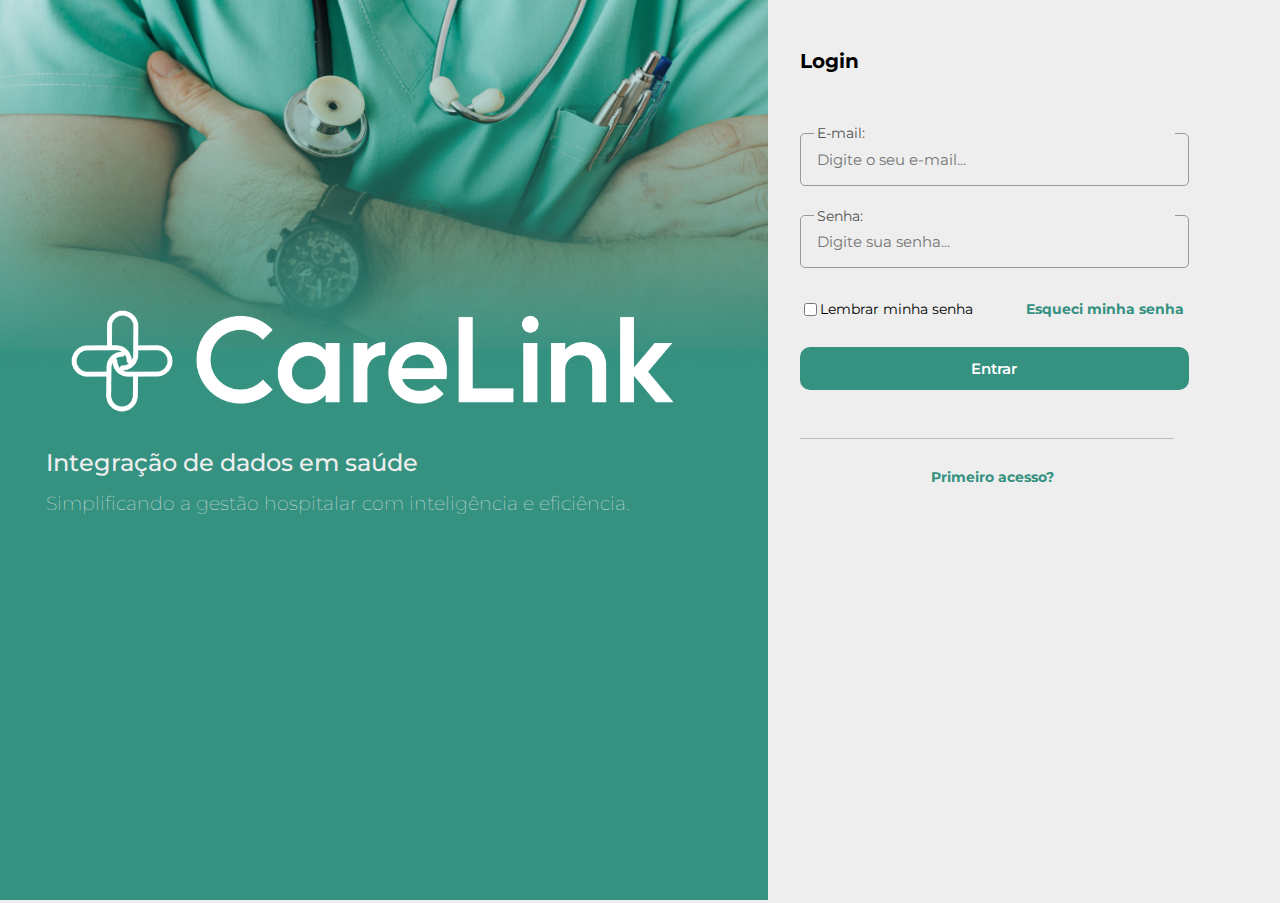
<file: index.html>
<!DOCTYPE html>
<html lang=pt-BR>

<head>
    <meta charset=UTF-8>
    <meta http-equiv=X-UA-Compatible content="IE=edge">
    <meta name=viewport content="width=device-width, initial-scale=1.0">
    <meta name=description content="CareLink: Integração de dados em saúde">
    <title>CareLink</title>
    <link rel="icon" type="image/x-icon" href="./images/favicon.png">
    <link href=./css/inicio.css rel=stylesheet>
    <link href=./css/reset.css rel=stylesheet>
</head>

<body>

    <div vw class="enabled">
        <div vw-access-button class="active"></div>
        <div vw-plugin-wrapper>
          <div class="vw-plugin-top-wrapper"></div>
        </div>
      </div>
      <script src="https://vlibras.gov.br/app/vlibras-plugin.js"></script>
      <script>
        new window.VLibras.Widget('https://vlibras.gov.br/app');
      </script>
      
    <div vw class="enabled">
        <div vw-access-button class="active"></div>
        <div vw-plugin-wrapper>
          <div class="vw-plugin-top-wrapper"></div>
        </div>
      </div>
      <script src="https://vlibras.gov.br/app/vlibras-plugin.js"></script>
      <script>
        new window.VLibras.Widget('https://vlibras.gov.br/app');
      </script>

    <div class="divisao__esquerda">
        
    <section class="esquerda_divisao">
    <img src="./images/fundo capa.png" alt="Médico com braços cruzados" id="imagem_principal">
</section>

<div id="textos_divisao">
    <img src="./images/logo.png" alt="Logo escrita CareLink" id="imagem_logo">
    <h1 class="titulo_slogan">Integração de dados em saúde</h1>
    <h2 class="subtitulo_slogan">Simplificando a gestão hospitalar com inteligência e eficiência.</h2>
</div></div>



<section class="direita_login">
<h3 class="titulos">Login</h3>

<div class="coolinput">
    <label for="input" class="text">E-mail:</label>
    <input type="email" placeholder="Digite o seu e-mail..." name="input" class="input">
    <label for="input" class="text">Senha:</label>
    <input type="password" placeholder="Digite sua senha..." name="password" class="input">

    <section class="layout">
        <div><div class="check_container">
            <input id="checkbox" type="checkbox">
            <label class="checkbox" for="checkbox">Lembrar minha senha</label>
          </div></div>
        <div class="marginLeft">Esqueci minha senha</div>
      </section>

      <a href="./visaogeral.html" class="item-active">
                        <button type=submit class=botao__form>
                            <span>Entrar</span>
                        </button></a>
                        <div class="divisoria"></div>
                    </div>


                    <p class="login__primeiro"><a href="./cadastro.html">Primeiro acesso?</p></a>
</section>

</body>

</html>
</file>
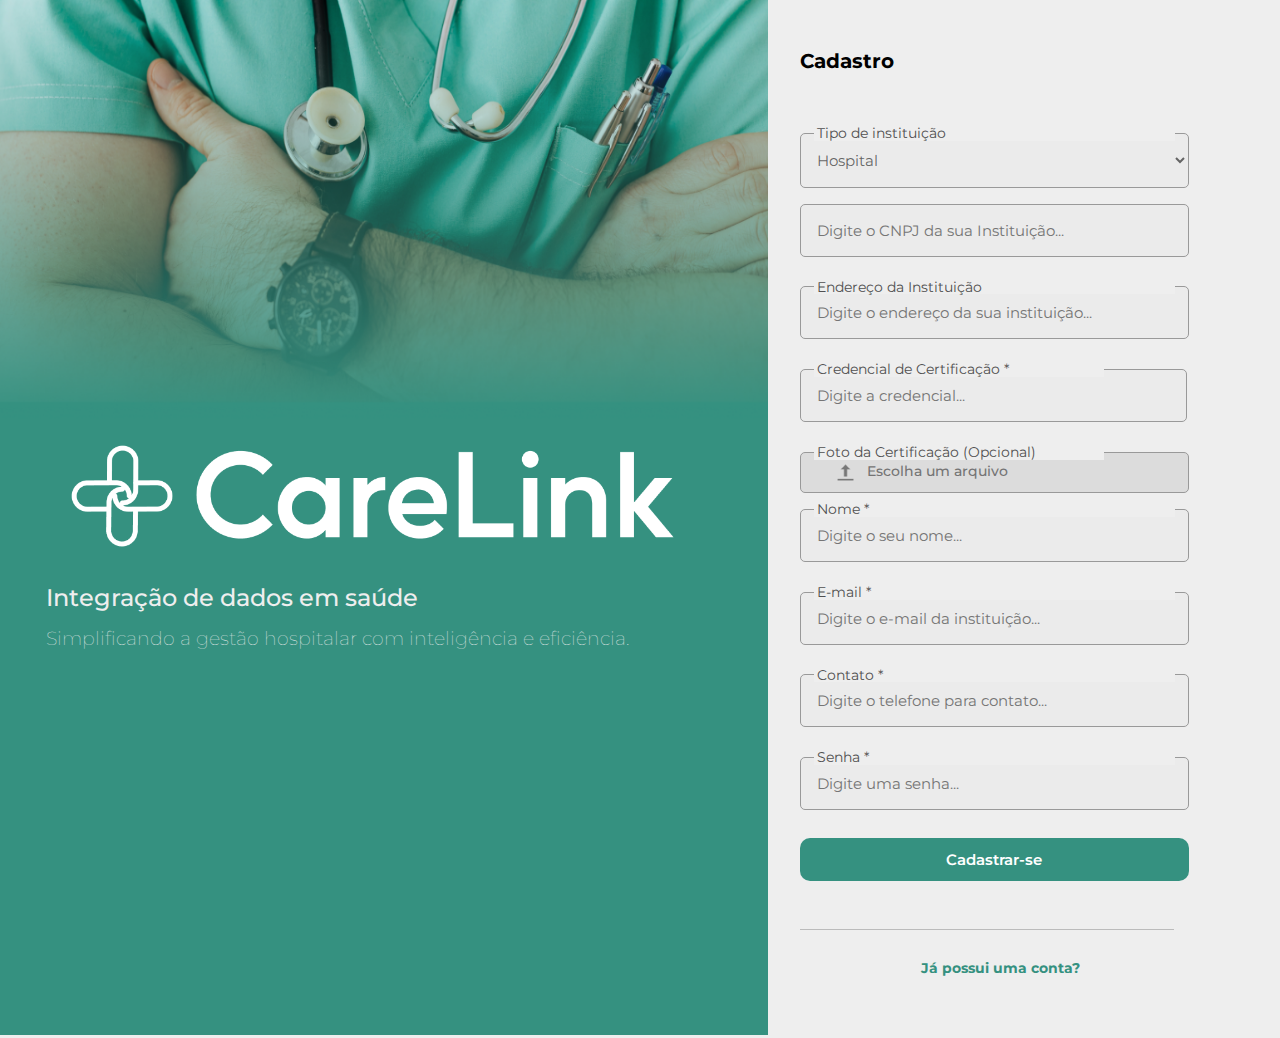
<file: cadastro.html>
<!DOCTYPE html>
<html lang=pt-BR>

<head>
    <meta charset=UTF-8>
    <meta http-equiv=X-UA-Compatible content="IE=edge">
    <meta name=viewport content="width=device-width, initial-scale=1.0">
    <meta name=description content="CareLink: Integração de dados em saúde">
    <title>CareLink: Cadastro</title>
    <link rel="icon" type="image/x-icon" href="./images/favicon.png">
    <link href=./css/cadastro.css rel=stylesheet>
    <link href=./css/reset.css rel=stylesheet>
</head>

<body>
    <div class="divisao__esquerda">
        
    <section class="esquerda_divisao">
    <img src="./images/fundo capa.png" alt="Médico com braços cruzados" id="imagem_principal">
</section>

<div id="textos_divisao">
    <img src="./images/logo.png" alt="Logo escrita CareLink" id="imagem_logo">
    <h1 class="titulo_slogan">Integração de dados em saúde</h1>
    <h2 class="subtitulo_slogan">Simplificando a gestão hospitalar com inteligência e eficiência.</h2>
</div></div>



<section class="direita_login">
<h3 class="titulos">Cadastro</h3>

<div class="coolinput">

    <label for="periodo" class="text">Tipo de instituição</label>
    <select name="periodo" id="periodo" class="select">
        <option value="sete">Hospital</option>
        <option value="mes">Laboratório</option>
        <option value="mes">Clínica</option>


        <div class="coolinput">
            <label for="cnpj" class="text">CNPJ</label>
            <input type="number" placeholder="Digite o CNPJ da sua Instituição..." name="cnpj" class="input">
            
            <label for="endereco" class="text">Endereço da Instituição</label>
            <input type="text" placeholder="Digite o endereço da sua instituição..." name="endereco" class="input">

            <div class="lado-a-lado">
                <div class="input-group">
                <label for="credencial" class="text">Credencial de Certificação *</label>
                <input type="number" placeholder="Digite a credencial..." name="credencial" id="tamanho-id" class="input"></div>

            
                <div class="input-group">
                    <label for="imagem" class="text">Foto da Certificação (Opcional)</label>
                    <div class="custom-file-upload">
                        <span><img src="./images/upload.png" class="upload-image">Escolha um arquivo</span>
                        <input type="file" id="imagem" name="imagem" accept="image/*">
                    </div></div></div>
                    
            <label for="nome" class="text">Nome *</label>
            <input type="text" placeholder="Digite o seu nome..." name="nome" class="input">
            
            <label for="email" class="text">E-mail *</label>
            <input type="email" placeholder="Digite o e-mail da instituição..." name="email" class="input">
            
            <label for="contato" class="text">Contato *</label>
            <input type="number" placeholder="Digite o telefone para contato..." name="contato" class="input">

            <label for="senha" class="text">Senha *</label>
            <input type="password" placeholder="Digite uma senha..." name="senha" class="input">
        


      <a href="./visaogeral.html" class="item-active">
                        <button type=submit class=botao__form>
                            <span>Cadastrar-se</span>
                        </button></a>
                        <div class="divisoria"></div>
                    </div></div>


                    <p class="login__primeiro"><a href="./index.html">Já possui uma conta?</p></a>
</section>

</body>

</html>
</file>
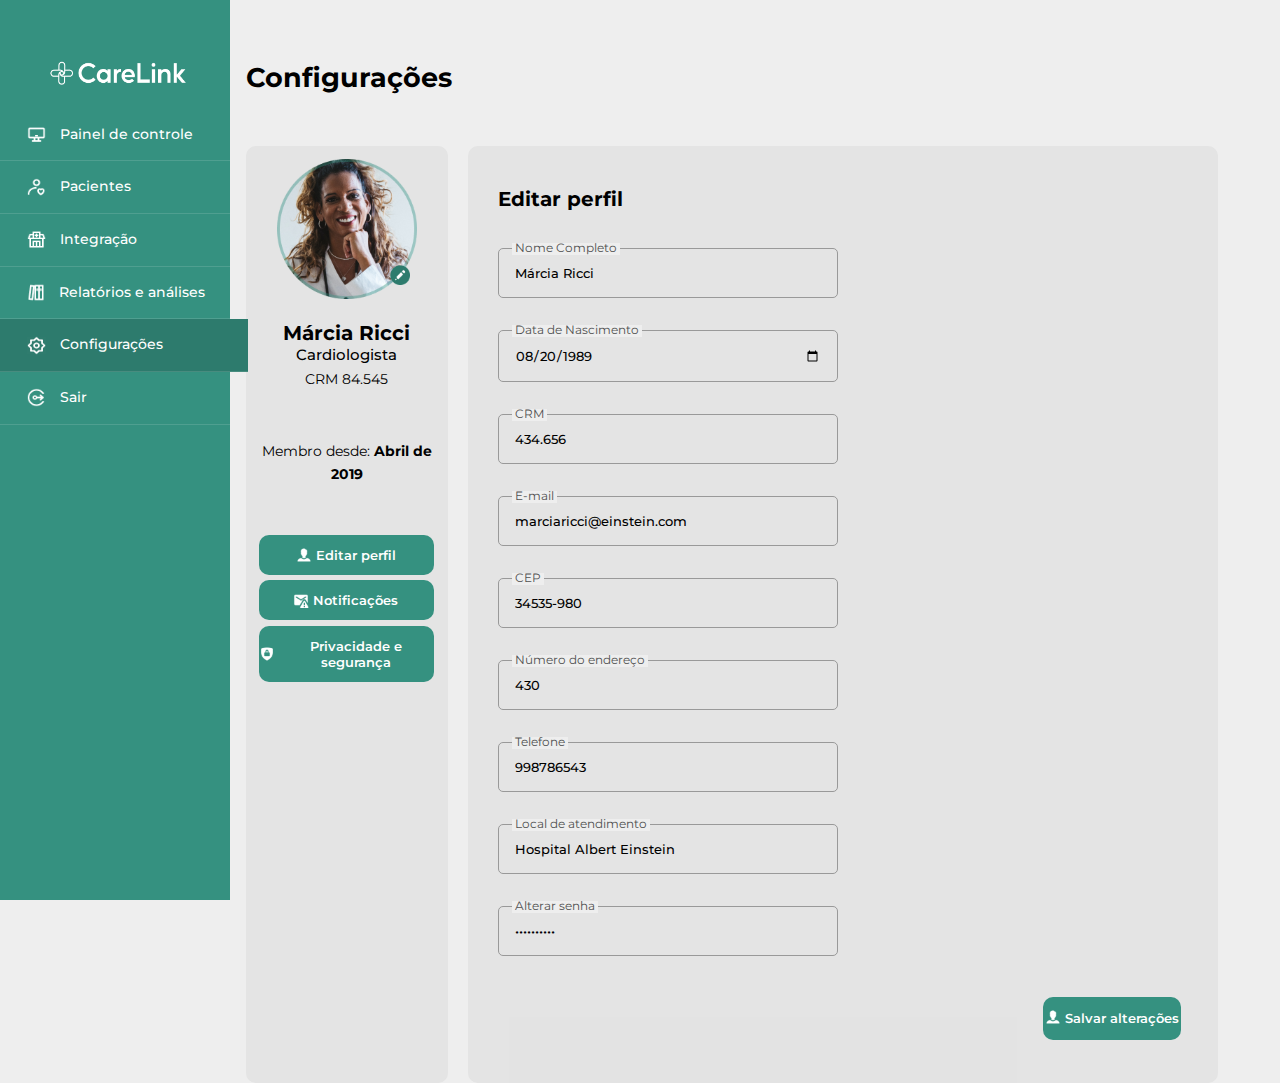
<file: config.html>
<!DOCTYPE html>
<html lang=pt-BR>

<head>
    <meta charset=UTF-8>
    <meta http-equiv=X-UA-Compatible content="IE=edge">
    <meta name=viewport content="width=device-width, initial-scale=1.0">
    <meta name=description content="CareLink: Integração de dados em saúde">
    <title>CareLink: Visão Geral</title>
    <link rel="icon" type="image/x-icon" href="./images/favicon.png">
    <link href=./css/reset.css rel=stylesheet>
    <link href=./css/menu.css rel=stylesheet>
    <link href=./css/config.css rel=stylesheet>
    <link href=./css/visaogeral.css rel=stylesheet>
</head>

<body>
    <div vw class="enabled">
        <div vw-access-button class="active"></div>
        <div vw-plugin-wrapper>
          <div class="vw-plugin-top-wrapper"></div>
        </div>
      </div>
      <script src="https://vlibras.gov.br/app/vlibras-plugin.js"></script>
      <script>
        new window.VLibras.Widget('https://vlibras.gov.br/app');
      </script>

    <div class="container-principal">

        <div class="navbar">
            <div class="container nav-container">
                <input class="checkbox__burg" type="checkbox" name="" id="" />
                <div class="hamburger-lines">
                  <span class="line line1"></span>
                  <span class="line line2"></span>
                  <span class="line line3"></span>
                </div>  
              <div class="logo">
                <h1><img src="./images/logo.png" class="logo__menu"></h1>
              </div>
              <div class="menu-items">

                <li><img src="./images/computer.png" class="item-icon"><a href="./visaogeral.html">Painel de controle</a></li>
                <li><img src="./images/personal-collection.png" class="item-icon"><a href="./pacientes.html">Pacientes</a></li>
                <li><img src="./images/hospital-two.png" class="item-icon"><a href="./integracao.html">Integração</a></li>
                <li><img src="./images/document-folder.png" class="item-icon"><a href="./relatorios.html">Relatórios e análises</a></li>
                <li><img src="./images/config.png" class="item-icon"><a href="./config.html">Configurações</a></li>
                <li><img src="./images/outbound.png" class="item-icon"><a href="./index.html">Sair</a></li>
              </div>
            </div>
          </div>

        </div>
        <nav class="sideBar-lateral">  
            <ul class="">
                <img src="./images/logo.png" alt="Logo escrita CareLink" id="imagem_logo">
                <li class="menu-item">
                    <a href="./visaogeral.html" class="item-active">
                        <img src="./images/computer.png" class="item-icon">
                        <label class="item-descricao">Painel de controle</label>   
                    </a>
                </li>
                <li class="menu-item">
                    <a href="./pacientes.html" class="item-active">
                        <img src="./images/personal-collection.png" class="item-icon">
                        <label class="item-descricao">Pacientes</label>     
                    </a>
                </li>
                <li class="menu-item">
                    <a href="./integracao.html" class="item-active">
                        <img src="./images/hospital-two.png" class="item-icon">
                        <label class="item-descricao">Integração</label>        
                    </a>
                </li>
                <li class="menu-item">
                    <a href="./relatorios.html" class="item-active">
                        <img src="./images/document-folder.png" class="item-icon">
                        <label class="item-descricao">Relatórios e análises</label>                                                    
                    </a>
                </li>
                <li class="menu-item" id="class-active">
                    <a href="./config.html" class="item-active">
                        <img src="./images/config.png" class="item-icon">
                        <label class="item-descricao">Configurações</label>                                                    
                    </a>
                </li>
                <li class="menu-item">
                    <a href="./index.html" class="item-active">
                        <img src="./images/outbound.png" class="item-icon">
                        <label class="item-descricao">Sair</label>                                                    
                    </a>
                </li>
            </ul>
        </nav></div>


        <div class="visaogeral">
            <h1 class="titulozao">Configurações</h1>

            <div class="flex-container">

                <div class="flex-items">

                    <img src="./images/fotomedica.png" style="width: 80%" class="image-medica">
                    <h1 class="nome">Márcia Ricci</h1>
<p class="subtitulo">Cardiologista</p>
<p class="subtitulo-sub">CRM 84.545</p>
<br><br>
<p class="text">Membro desde: <strong>Abril de 2019</strong></p>
<br><br>
<a href="./config.html"><button class="botao-config"><img src="./images/Account.png" style="margin-right:4px; width:16px;"></span>Editar perfil</button></a>
<a href="./notif.html"><button class="botao-config"><span><img src="./images/Notifications.png" style="margin-right:4px; width:16px;"></span>Notificações</button></a>
<button class="botao-config"><span><img src="./images/Security Shield Green.png" style="margin-right:4px; width:16px;"></span>Privacidade e segurança</button>
                </div>


                <div class="flex-items" id="flex-form">
                    <h2 class="nome" style="margin-bottom: 2rem;">Editar perfil</h2>


                    <div class="formularios">
                    <div class="coolinput">
                        <label for="input" class="text" id="label_file">Nome Completo</label>
                        <input type="email" name="input" class="input" value="Márcia Ricci" style="color: black; font-weight: 500;">
                        </div>

                        <div class="coolinput">
                            <label for="input" class="text" id="label_file">Data de Nascimento</label>
                            <input type="date" name="input" class="input" value="1989-08-20" style="color: black; font-weight: 500;">
                        </div>

                            <div class="coolinput">
                                <label for="input" class="text" id="label_file">CRM</label>
                                <input type="number" name="input" class="input" value="434.656" style="color: black; font-weight: 500;">
                                </div>

                                <div class="coolinput">
                                    <label for="input" class="text" id="label_file">E-mail</label>
                                    <input type="email" name="input" class="input" value="marciaricci@einstein.com" style="color: black; font-weight: 500;">
                                    </div>

                                    <div class="coolinput">
                                        <label for="input" class="text" id="label_file">CEP</label>
                                        <input type="text" name="input" class="input" value="34535-980" style="color: black; font-weight: 500;">
                                        </div>

                                        <div class="coolinput">
                                            <label for="input" class="text" id="label_file">Número do endereço</label>
                                            <input type="number" name="input" class="input" value="430" style="color: black; font-weight: 500;">
                                            </div>

                                            <div class="coolinput">
                                                <label for="input" class="text" id="label_file">Telefone</label>
                                                <input type="number" name="input" class="input" value="998786543" style="color: black; font-weight: 500;">
                                                </div>

                                               
                                                <div class="coolinput">
                                                    <label for="input" class="text" id="label_file">Local de atendimento</label>
                                                    <input type="text" name="input" class="input" value="Hospital Albert Einstein" style="color: black; font-weight: 500;">
                                                    </div>

                                                    <div class="coolinput">
                                                        <label for="input" class="text" id="label_file">Alterar senha</label>
                                                        <input type="password" name="input" class="input" value="#marcia123" style="color: black; font-weight: 500;">
                                                        </div>
                    </div>
                    <div class="botao-container">
                        <button class="botao-final" onclick="salvarAlteracoes()">
                          <span><img src="./images/Account.png" style="margin-right:4px; width:16px;"></span>
                          Salvar alterações
                        </button>
                        
                        <div id="loading" class="escondido">
                            <div class="dot-spinner">
                                <div class="dot-spinner__dot"></div>
                                <div class="dot-spinner__dot"></div>
                                <div class="dot-spinner__dot"></div>
                                <div class="dot-spinner__dot"></div>
                                <div class="dot-spinner__dot"></div>
                                <div class="dot-spinner__dot"></div>
                                <div class="dot-spinner__dot"></div>
                                <div class="dot-spinner__dot"></div>
                            </div>
                        </div>
                        
                        <div id="mensagem" class="escondido"><img src="./images/Checkmark Star.png" style="margin-right:4px; width:12px;">Alterações salvas!</div>
                      </div>
                      
                </div>
            
            </div>
             </div>
            </div>

            <script src="salvar.js"> </script>
</body>
</html>
</file>
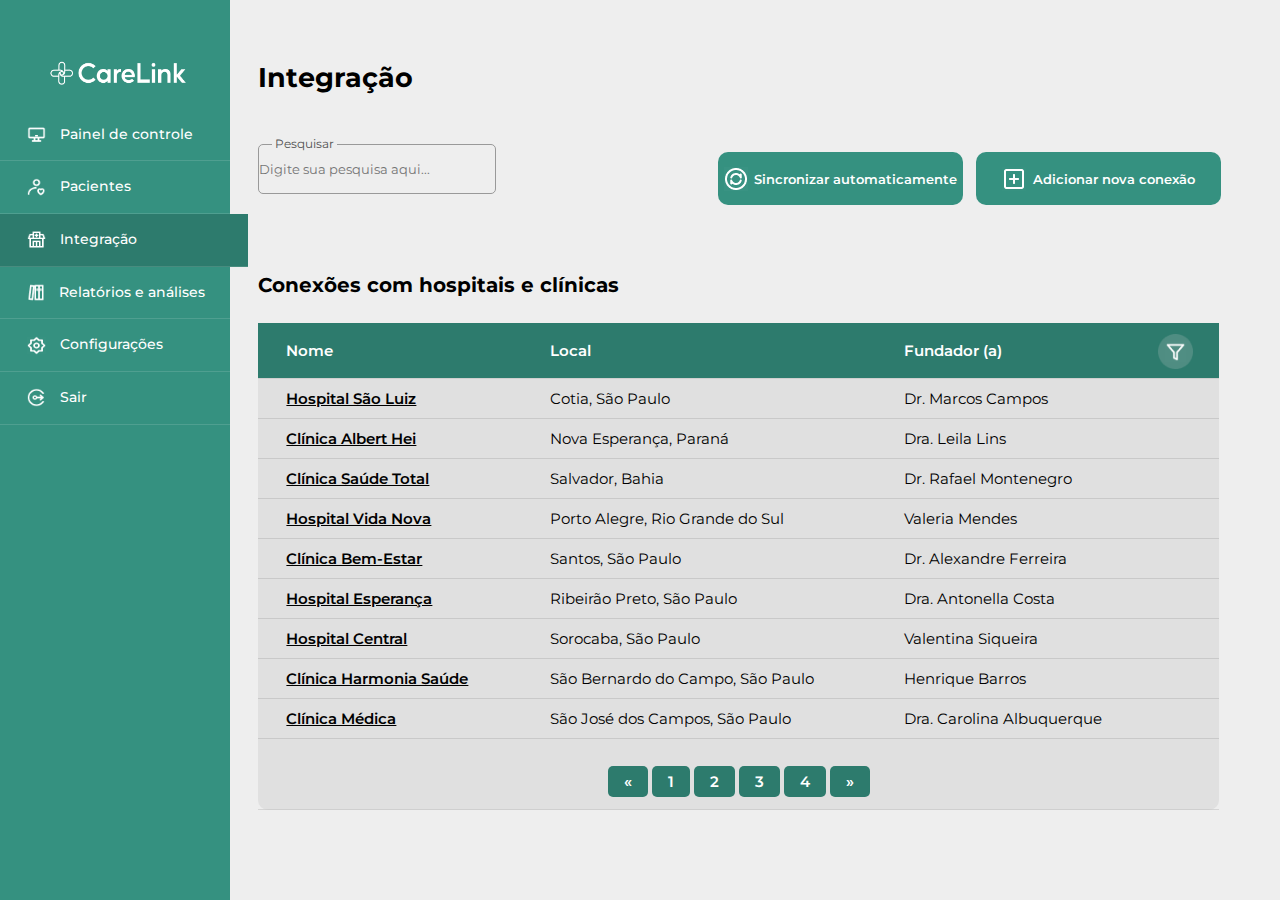
<file: integracao.html>
<!DOCTYPE html>
<html lang=pt-BR>

<head>
    <meta charset=UTF-8>
    <meta http-equiv=X-UA-Compatible content="IE=edge">
    <meta name=viewport content="width=device-width, initial-scale=1.0">
    <meta name=description content="CareLink: Integração de dados em saúde">
    <title>CareLink: Pacientes</title>
    <link rel="icon" type="image/x-icon" href="./images/favicon.png">
    <link href=./css/reset.css rel=stylesheet>
    <link href=./css/menu.css rel=stylesheet>
    <link href=./css/visaogeral.css rel=stylesheet>
    <link href=./css/pacientes.css rel=stylesheet>
    <link href=./css/perfilpaciente.css rel=stylesheet>
    <link href=./css/integracao.css rel=stylesheet>
</head>

<body>

    <div vw class="enabled">
        <div vw-access-button class="active"></div>
        <div vw-plugin-wrapper>
          <div class="vw-plugin-top-wrapper"></div>
        </div>
      </div>
      <script src="https://vlibras.gov.br/app/vlibras-plugin.js"></script>
      <script>
        new window.VLibras.Widget('https://vlibras.gov.br/app');
      </script>

    <div class="container-principal">

        <div class="navbar">
            <div class="container nav-container">
                <input class="checkbox__burg" type="checkbox" name=""   />
                <div class="hamburger-lines">
                  <span class="line line1"></span>
                  <span class="line line2"></span>
                  <span class="line line3"></span>
                </div>  
              <div class="logo">
                <h1><img src="./images/logo.png" class="logo__menu"></h1>
              </div>
              <div class="menu-items">

                <li><img src="./images/computer.png" class="item-icon"><a href="./visaogeral.html">Painel de controle</a></li>
                <li><img src="./images/personal-collection.png" class="item-icon"><a href="./pacientes.html">Pacientes</a></li>
                <li><img src="./images/hospital-two.png" class="item-icon"><a href="./integracao.html">Integração</a></li>
                <li><img src="./images/document-folder.png" class="item-icon"><a href="./relatorios.html">Relatórios e análises</a></li>
                <li><img src="./images/config.png" class="item-icon"><a href="./config.html">Configurações</a></li>
                <li><img src="./images/outbound.png" class="item-icon"><a href="./index.html">Sair</a></li>
              </div>
            </div>
          </div>

        </div>
        <nav class="sideBar-lateral">  
            <ul class="">
                <img src="./images/logo.png" alt="Logo escrita CareLink" id="imagem_logo">
                <li class="menu-item">
                    <a href="./visaogeral.html" class="item-active">
                        <img src="./images/computer.png" class="item-icon">
                        <label class="item-descricao">Painel de controle</label>   
                    </a>
                </li>
                <li class="menu-item">
                    <a href="./pacientes.html" class="item-active">
                        <img src="./images/personal-collection.png" class="item-icon">
                        <label class="item-descricao">Pacientes</label>     
                    </a>
                </li>
                <li class="menu-item" id="class-active">
                    <a href="./integracao.html" class="item-active">
                        <img src="./images/hospital-two.png" class="item-icon">
                        <label class="item-descricao">Integração</label>        
                    </a>
                </li>
                <li class="menu-item">
                    <a href="./relatorios.html" class="item-active">
                        <img src="./images/document-folder.png" class="item-icon">
                        <label class="item-descricao">Relatórios e análises</label>                                                    
                    </a>
                </li>
                <li class="menu-item">
                    <a href="./config.html" class="item-active">
                        <img src="./images/config.png" class="item-icon">
                        <label class="item-descricao">Configurações</label>                                                    
                    </a>
                </li>
                <li class="menu-item">
                    <a href="./index.html" class="item-active">
                        <img src="./images/outbound.png" class="item-icon">
                        <label class="item-descricao">Sair</label>                                                    
                    </a>
                </li>
            </ul>
        </nav></div>


        <div class="integracaco">
            <h1 class="titulozao">Integração</h1>
            <div class="pesquisa-botao">
            <div class="coolinput">
              <label for="input" class="text" id="label_file">Pesquisar</label>
              <input
                type="email"
                placeholder="Digite sua pesquisa aqui..."
                name="input"
                class="input"
              />
            </div>

            <div class="botoes_integracao">
            <button type=submit class=botao__form__int>
                <span><img src="./images/update-rotation.png">Sincronizar automaticamente</span>
            </button>
            <button type=submit class=botao__form__int>
                <span><img src="./images/add.png">Adicionar nova conexão</span>
            </button>
        </div>
        </div>



        <div class="position-table">
            <h1 class="subtitulo">Conexões com hospitais e clínicas</h1>

            <table class="blueTable">
                <thead>
                <tr>
                <th>Nome</th>
                <th class="hide-on-mobile-hour">Local</th>
                <th class="hide-on-mobile">Fundador (a)</th>
                <th class="hide-on-mobile"><img src="./images/filter.png" class="filtericon"></th>
                </tr>
                </thead>
                <tbody class="tbody">
                <tr>
                <td class="td-bold-class">Hospital São Luiz</td><td class="hide-on-mobile-hour">Cotia, São Paulo</td><td class="hide-on-mobile">Dr. Marcos Campos</td></tr>
                <tr>
                <td class="td-bold-class">Clínica Albert Hei</td><td class="hide-on-mobile-hour">Nova Esperança, Paraná</td><td class="hide-on-mobile">Dra. Leila Lins</td></tr>
                <tr>
                <td class="td-bold-class">Clínica Saúde Total</td><td class="hide-on-mobile-hour">Salvador, Bahia</td><td class="hide-on-mobile">Dr. Rafael Montenegro</td></tr>
                <tr>
                <td class="td-bold-class">Hospital Vida Nova</td><td class="hide-on-mobile-hour">Porto Alegre, Rio Grande do Sul</td><td class="hide-on-mobile">Valeria Mendes</td></tr>
                <tr>
                <td class="td-bold-class">Clínica Bem-Estar</td><td class="hide-on-mobile-hour">Santos, São Paulo</td><td class="hide-on-mobile">Dr. Alexandre Ferreira</td></tr>
                <tr>
                <td class="td-bold-class">Hospital Esperança</td><td class="hide-on-mobile-hour">Ribeirão Preto, São Paulo</td><td class="hide-on-mobile">Dra. Antonella Costa</td></tr>
                <tr>
                    <td class="td-bold-class">Hospital Central</td><td class="hide-on-mobile-hour">Sorocaba, São Paulo</td><td class="hide-on-mobile">Valentina Siqueira</td></tr>
                    <tr>
                        <td class="td-bold-class">Clínica Harmonia Saúde</td><td class="hide-on-mobile-hour">São Bernardo do Campo, São Paulo</td><td class="hide-on-mobile">Henrique Barros</td></tr>
                        <tr>
                            <td class="td-bold-class">Clínica Médica</td><td class="hide-on-mobile-hour">São José dos Campos, São Paulo</td><td class="hide-on-mobile">Dra. Carolina Albuquerque</td></tr>
                </tbody>
                </tr>
                <tfoot>
                    <tr>
                    <td colspan="6">
                    <div class="links"><a href="#">&laquo;</a> <a class="active" href="#">1</a> <a href="#">2</a> <a href="#">3</a> <a href="#">4</a> <a href="#">&raquo;</a></div>
                    </td>
                    </tr>
                    </tfoot>
                </table>
            </div>
            </div>
            <script src="newFile.js"> </script>
            ,<script src="js/integracao.js"></script>
</body>
</html>
</file>
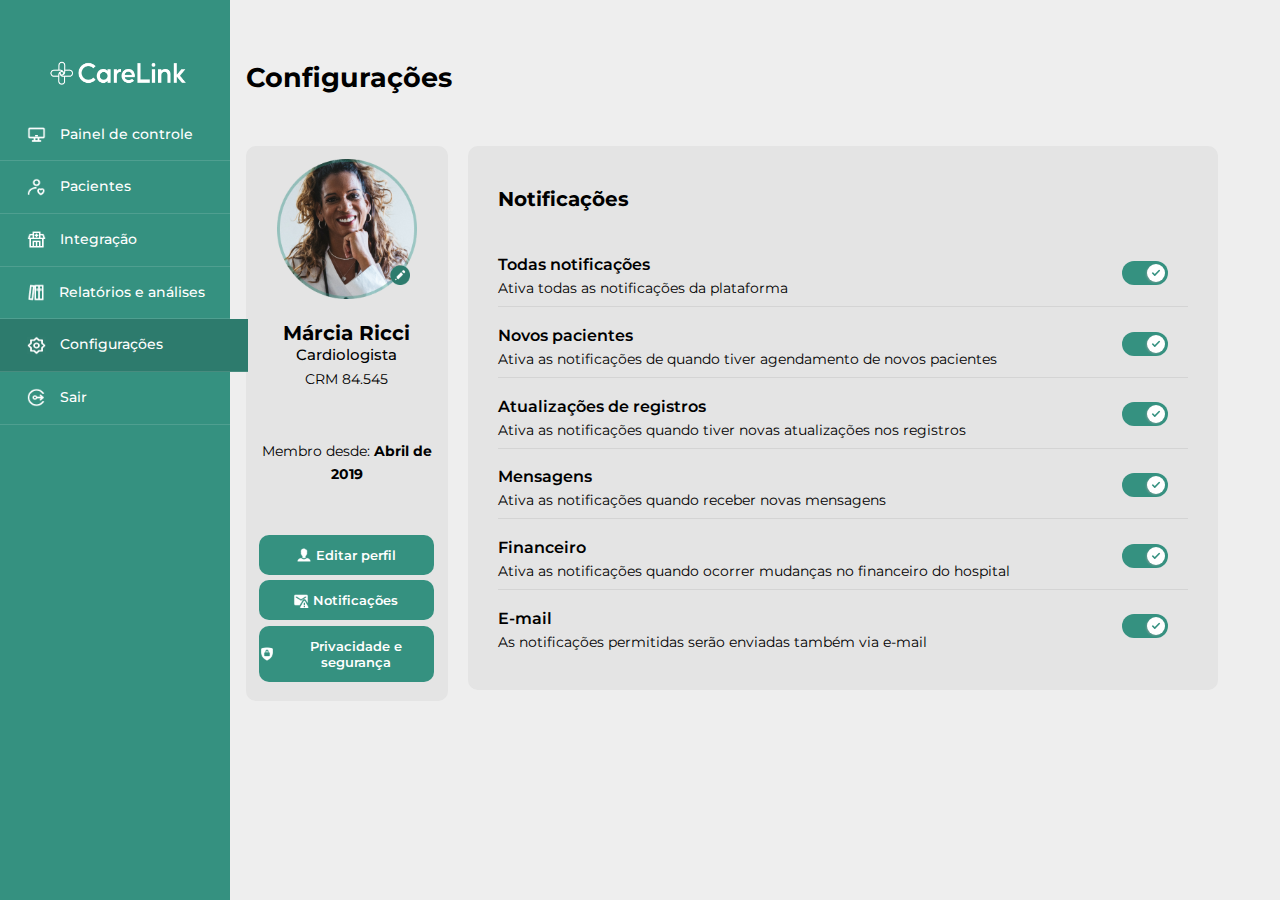
<file: notif.html>
<!DOCTYPE html>
<html lang=pt-BR>

<head>
    <meta charset=UTF-8>
    <meta http-equiv=X-UA-Compatible content="IE=edge">
    <meta name=viewport content="width=device-width, initial-scale=1.0">
    <meta name=description content="CareLink: Integração de dados em saúde">
    <title>CareLink: Visão Geral</title>
    <link rel="icon" type="image/x-icon" href="./images/favicon.png">
    <link href=./css/reset.css rel=stylesheet>
    <link href=./css/menu.css rel=stylesheet>
    <link href=./css/config.css rel=stylesheet>
    <link href=./css/notif.css rel=stylesheet>
    <link href=./css/visaogeral.css rel=stylesheet>
</head>

<body>

    <div vw class="enabled">
        <div vw-access-button class="active"></div>
        <div vw-plugin-wrapper>
          <div class="vw-plugin-top-wrapper"></div>
        </div>
      </div>
      <script src="https://vlibras.gov.br/app/vlibras-plugin.js"></script>
      <script>
        new window.VLibras.Widget('https://vlibras.gov.br/app');
      </script>

    <div class="container-principal">

        <div class="navbar">
            <div class="container nav-container">
                <input class="checkbox__burg" type="checkbox" name="" id="" />
                <div class="hamburger-lines">
                  <span class="line line1"></span>
                  <span class="line line2"></span>
                  <span class="line line3"></span>
                </div>  
              <div class="logo">
                <h1><img src="./images/logo.png" class="logo__menu"></h1>
              </div>
              <div class="menu-items">

                <li><img src="./images/computer.png" class="item-icon"><a href="./visaogeral.html">Painel de controle</a></li>
                <li><img src="./images/personal-collection.png" class="item-icon"><a href="./pacientes.html">Pacientes</a></li>
                <li><img src="./images/hospital-two.png" class="item-icon"><a href="./integracao.html">Integração</a></li>
                <li><img src="./images/document-folder.png" class="item-icon"><a href="./relatorios.html">Relatórios e análises</a></li>
                <li><img src="./images/config.png" class="item-icon"><a href="./config.html">Configurações</a></li>
                <li><img src="./images/outbound.png" class="item-icon"><a href="./index.html">Sair</a></li>
              </div>
            </div>
          </div>

        </div>
        <nav class="sideBar-lateral">  
            <ul class="">
                <img src="./images/logo.png" alt="Logo escrita CareLink" id="imagem_logo">
                <li class="menu-item">
                    <a href="./visaogeral.html" class="item-active">
                        <img src="./images/computer.png" class="item-icon">
                        <label class="item-descricao">Painel de controle</label>   
                    </a>
                </li>
                <li class="menu-item">
                    <a href="./pacientes.html" class="item-active">
                        <img src="./images/personal-collection.png" class="item-icon">
                        <label class="item-descricao">Pacientes</label>     
                    </a>
                </li>
                <li class="menu-item">
                    <a href="./integracao.html" class="item-active">
                        <img src="./images/hospital-two.png" class="item-icon">
                        <label class="item-descricao">Integração</label>        
                    </a>
                </li>
                <li class="menu-item">
                    <a href="./relatorios.html" class="item-active">
                        <img src="./images/document-folder.png" class="item-icon">
                        <label class="item-descricao">Relatórios e análises</label>                                                    
                    </a>
                </li>
                <li class="menu-item" id="class-active">
                    <a href="./config.html" class="item-active">
                        <img src="./images/config.png" class="item-icon">
                        <label class="item-descricao">Configurações</label>                                                    
                    </a>
                </li>
                <li class="menu-item">
                    <a href="./index.html" class="item-active">
                        <img src="./images/outbound.png" class="item-icon">
                        <label class="item-descricao">Sair</label>                                                    
                    </a>
                </li>
            </ul>
        </nav></div>


        <div class="visaogeral">
            <h1 class="titulozao">Configurações</h1>

            <div class="flex-container">

                <div class="flex-items">

                    <img src="./images/fotomedica.png" style="width: 80%" class="image-medica">
                    <h1 class="nome">Márcia Ricci</h1>
<p class="subtitulo">Cardiologista</p>
<p class="subtitulo-sub">CRM 84.545</p>
<br><br>
<p class="text">Membro desde: <strong>Abril de 2019</strong></p>
<br><br>
<a href="./config.html"><button class="botao-config"><img src="./images/Account.png" style="margin-right:4px; width:16px;"></span>Editar perfil</button></a>
<a href="./notif.html"><button class="botao-config"><span><img src="./images/Notifications.png" style="margin-right:4px; width:16px;"></span>Notificações</button></a>
<button class="botao-config"><span><img src="./images/Security Shield Green.png" style="margin-right:4px; width:16px;"></span>Privacidade e segurança</button>
                </div>


                <div class="flex-items">
                    <h2 class="nome" style="margin-bottom: 2rem;">Notificações</h2>
                    <table class="dcf-table dcf-table-responsive dcf-table-bordered dcf-table-striped dcf-w-100%" id="tabela-notif">
                        <tbody>
                            <tr>
                                <td><span><strong class="titulos_table">Todas notificações</strong> <br>
                    Ativa todas as notificações da plataforma</span></td>
                                <td class="dcf-txt-center"><label class="switch">
                                    <input checked="" type="checkbox">
                                    <div class="slider">
                                        <div class="circle">
                                            <svg class="cross" xml:space="preserve" style="enable-background:new 0 0 512 512" viewBox="0 0 365.696 365.696" y="0" x="0" height="6" width="6" xmlns:xlink="http://www.w3.org/1999/xlink" version="1.1" xmlns="http://www.w3.org/2000/svg">
                                                <g>
                                                    <path data-original="#000000" fill="currentColor" d="M243.188 182.86 356.32 69.726c12.5-12.5 12.5-32.766 0-45.247L341.238 9.398c-12.504-12.503-32.77-12.503-45.25 0L182.86 122.528 69.727 9.374c-12.5-12.5-32.766-12.5-45.247 0L9.375 24.457c-12.5 12.504-12.5 32.77 0 45.25l113.152 113.152L9.398 295.99c-12.503 12.503-12.503 32.769 0 45.25L24.48 356.32c12.5 12.5 32.766 12.5 45.247 0l113.132-113.132L295.99 356.32c12.503 12.5 32.769 12.5 45.25 0l15.081-15.082c12.5-12.504 12.5-32.77 0-45.25zm0 0"></path>
                                                </g>
                                            </svg>
                                            <svg class="checkmark" xml:space="preserve" style="enable-background:new 0 0 512 512" viewBox="0 0 24 24" y="0" x="0" height="10" width="10" xmlns:xlink="http://www.w3.org/1999/xlink" version="1.1" xmlns="http://www.w3.org/2000/svg">
                                                <g>
                                                    <path class="" data-original="#000000" fill="currentColor" d="M9.707 19.121a.997.997 0 0 1-1.414 0l-5.646-5.647a1.5 1.5 0 0 1 0-2.121l.707-.707a1.5 1.5 0 0 1 2.121 0L9 14.171l9.525-9.525a1.5 1.5 0 0 1 2.121 0l.707.707a1.5 1.5 0 0 1 0 2.121z"></path>
                                                </g>
                                            </svg>
                                        </div>
                                    </div>
                                </label></td>
                            </tr>
                            <tr>
                                <td><span><strong class="titulos_table">Novos pacientes</strong> <br>
                    Ativa as notificações de quando tiver agendamento de novos pacientes</span></td>
                                <td class="dcf-txt-center"><label class="switch">
                                    <input checked="" type="checkbox">
                                    <div class="slider">
                                        <div class="circle">
                                            <svg class="cross" xml:space="preserve" style="enable-background:new 0 0 512 512" viewBox="0 0 365.696 365.696" y="0" x="0" height="6" width="6" xmlns:xlink="http://www.w3.org/1999/xlink" version="1.1" xmlns="http://www.w3.org/2000/svg">
                                                <g>
                                                    <path data-original="#000000" fill="currentColor" d="M243.188 182.86 356.32 69.726c12.5-12.5 12.5-32.766 0-45.247L341.238 9.398c-12.504-12.503-32.77-12.503-45.25 0L182.86 122.528 69.727 9.374c-12.5-12.5-32.766-12.5-45.247 0L9.375 24.457c-12.5 12.504-12.5 32.77 0 45.25l113.152 113.152L9.398 295.99c-12.503 12.503-12.503 32.769 0 45.25L24.48 356.32c12.5 12.5 32.766 12.5 45.247 0l113.132-113.132L295.99 356.32c12.503 12.5 32.769 12.5 45.25 0l15.081-15.082c12.5-12.504 12.5-32.77 0-45.25zm0 0"></path>
                                                </g>
                                            </svg>
                                            <svg class="checkmark" xml:space="preserve" style="enable-background:new 0 0 512 512" viewBox="0 0 24 24" y="0" x="0" height="10" width="10" xmlns:xlink="http://www.w3.org/1999/xlink" version="1.1" xmlns="http://www.w3.org/2000/svg">
                                                <g>
                                                    <path class="" data-original="#000000" fill="currentColor" d="M9.707 19.121a.997.997 0 0 1-1.414 0l-5.646-5.647a1.5 1.5 0 0 1 0-2.121l.707-.707a1.5 1.5 0 0 1 2.121 0L9 14.171l9.525-9.525a1.5 1.5 0 0 1 2.121 0l.707.707a1.5 1.5 0 0 1 0 2.121z"></path>
                                                </g>
                                            </svg>
                                        </div>
                                    </div>
                                </label></td>
                            </tr>
                            <tr>
                                <td><span><strong class="titulos_table">Atualizações de registros</strong> <br> Ativa as notificações quando tiver novas atualizações nos registros</span></td>
                                <td class="dcf-txt-center"><label class="switch">
                                    <input checked="" type="checkbox">
                                    <div class="slider">
                                        <div class="circle">
                                            <svg class="cross" xml:space="preserve" style="enable-background:new 0 0 512 512" viewBox="0 0 365.696 365.696" y="0" x="0" height="6" width="6" xmlns:xlink="http://www.w3.org/1999/xlink" version="1.1" xmlns="http://www.w3.org/2000/svg">
                                                <g>
                                                    <path data-original="#000000" fill="currentColor" d="M243.188 182.86 356.32 69.726c12.5-12.5 12.5-32.766 0-45.247L341.238 9.398c-12.504-12.503-32.77-12.503-45.25 0L182.86 122.528 69.727 9.374c-12.5-12.5-32.766-12.5-45.247 0L9.375 24.457c-12.5 12.504-12.5 32.77 0 45.25l113.152 113.152L9.398 295.99c-12.503 12.503-12.503 32.769 0 45.25L24.48 356.32c12.5 12.5 32.766 12.5 45.247 0l113.132-113.132L295.99 356.32c12.503 12.5 32.769 12.5 45.25 0l15.081-15.082c12.5-12.504 12.5-32.77 0-45.25zm0 0"></path>
                                                </g>
                                            </svg>
                                            <svg class="checkmark" xml:space="preserve" style="enable-background:new 0 0 512 512" viewBox="0 0 24 24" y="0" x="0" height="10" width="10" xmlns:xlink="http://www.w3.org/1999/xlink" version="1.1" xmlns="http://www.w3.org/2000/svg">
                                                <g>
                                                    <path class="" data-original="#000000" fill="currentColor" d="M9.707 19.121a.997.997 0 0 1-1.414 0l-5.646-5.647a1.5 1.5 0 0 1 0-2.121l.707-.707a1.5 1.5 0 0 1 2.121 0L9 14.171l9.525-9.525a1.5 1.5 0 0 1 2.121 0l.707.707a1.5 1.5 0 0 1 0 2.121z"></path>
                                                </g>
                                            </svg>
                                        </div>
                                    </div>
                                </label></td>
                            </tr>
                            <tr>
                                <td><span><strong class="titulos_table">Mensagens</strong> <br>
                    Ativa as notificações quando receber novas mensagens</span></td>
                                <td class="dcf-txt-center"><label class="switch">
                                    <input checked="" type="checkbox">
                                    <div class="slider">
                                        <div class="circle">
                                            <svg class="cross" xml:space="preserve" style="enable-background:new 0 0 512 512" viewBox="0 0 365.696 365.696" y="0" x="0" height="6" width="6" xmlns:xlink="http://www.w3.org/1999/xlink" version="1.1" xmlns="http://www.w3.org/2000/svg">
                                                <g>
                                                    <path data-original="#000000" fill="currentColor" d="M243.188 182.86 356.32 69.726c12.5-12.5 12.5-32.766 0-45.247L341.238 9.398c-12.504-12.503-32.77-12.503-45.25 0L182.86 122.528 69.727 9.374c-12.5-12.5-32.766-12.5-45.247 0L9.375 24.457c-12.5 12.504-12.5 32.77 0 45.25l113.152 113.152L9.398 295.99c-12.503 12.503-12.503 32.769 0 45.25L24.48 356.32c12.5 12.5 32.766 12.5 45.247 0l113.132-113.132L295.99 356.32c12.503 12.5 32.769 12.5 45.25 0l15.081-15.082c12.5-12.504 12.5-32.77 0-45.25zm0 0"></path>
                                                </g>
                                            </svg>
                                            <svg class="checkmark" xml:space="preserve" style="enable-background:new 0 0 512 512" viewBox="0 0 24 24" y="0" x="0" height="10" width="10" xmlns:xlink="http://www.w3.org/1999/xlink" version="1.1" xmlns="http://www.w3.org/2000/svg">
                                                <g>
                                                    <path class="" data-original="#000000" fill="currentColor" d="M9.707 19.121a.997.997 0 0 1-1.414 0l-5.646-5.647a1.5 1.5 0 0 1 0-2.121l.707-.707a1.5 1.5 0 0 1 2.121 0L9 14.171l9.525-9.525a1.5 1.5 0 0 1 2.121 0l.707.707a1.5 1.5 0 0 1 0 2.121z"></path>
                                                </g>
                                            </svg>
                                        </div>
                                    </div>
                                </label></td>
                            </tr>
                            <tr>
                                <td><span><strong class="titulos_table">Financeiro</strong> <br> Ativa as notificações quando ocorrer mudanças no financeiro do hospital</span></td>
                                <td class="dcf-txt-center"><label class="switch">
                                    <input checked="" type="checkbox">
                                    <div class="slider">
                                        <div class="circle">
                                            <svg class="cross" xml:space="preserve" style="enable-background:new 0 0 512 512" viewBox="0 0 365.696 365.696" y="0" x="0" height="6" width="6" xmlns:xlink="http://www.w3.org/1999/xlink" version="1.1" xmlns="http://www.w3.org/2000/svg">
                                                <g>
                                                    <path data-original="#000000" fill="currentColor" d="M243.188 182.86 356.32 69.726c12.5-12.5 12.5-32.766 0-45.247L341.238 9.398c-12.504-12.503-32.77-12.503-45.25 0L182.86 122.528 69.727 9.374c-12.5-12.5-32.766-12.5-45.247 0L9.375 24.457c-12.5 12.504-12.5 32.77 0 45.25l113.152 113.152L9.398 295.99c-12.503 12.503-12.503 32.769 0 45.25L24.48 356.32c12.5 12.5 32.766 12.5 45.247 0l113.132-113.132L295.99 356.32c12.503 12.5 32.769 12.5 45.25 0l15.081-15.082c12.5-12.504 12.5-32.77 0-45.25zm0 0"></path>
                                                </g>
                                            </svg>
                                            <svg class="checkmark" xml:space="preserve" style="enable-background:new 0 0 512 512" viewBox="0 0 24 24" y="0" x="0" height="10" width="10" xmlns:xlink="http://www.w3.org/1999/xlink" version="1.1" xmlns="http://www.w3.org/2000/svg">
                                                <g>
                                                    <path class="" data-original="#000000" fill="currentColor" d="M9.707 19.121a.997.997 0 0 1-1.414 0l-5.646-5.647a1.5 1.5 0 0 1 0-2.121l.707-.707a1.5 1.5 0 0 1 2.121 0L9 14.171l9.525-9.525a1.5 1.5 0 0 1 2.121 0l.707.707a1.5 1.5 0 0 1 0 2.121z"></path>
                                                </g>
                                            </svg>
                                        </div>
                                    </div>
                                </label></td>
                            </tr>
                            <tr>
                                <td><span><strong class="titulos_table">E-mail </strong><br> As notificações permitidas serão enviadas também via e-mail</span></td>
                                <td class="dcf-txt-center"><label class="switch">
                                    <input checked="" type="checkbox">
                                    <div class="slider">
                                        <div class="circle">
                                            <svg class="cross" xml:space="preserve" style="enable-background:new 0 0 512 512" viewBox="0 0 365.696 365.696" y="0" x="0" height="6" width="6" xmlns:xlink="http://www.w3.org/1999/xlink" version="1.1" xmlns="http://www.w3.org/2000/svg">
                                                <g>
                                                    <path data-original="#000000" fill="currentColor" d="M243.188 182.86 356.32 69.726c12.5-12.5 12.5-32.766 0-45.247L341.238 9.398c-12.504-12.503-32.77-12.503-45.25 0L182.86 122.528 69.727 9.374c-12.5-12.5-32.766-12.5-45.247 0L9.375 24.457c-12.5 12.504-12.5 32.77 0 45.25l113.152 113.152L9.398 295.99c-12.503 12.503-12.503 32.769 0 45.25L24.48 356.32c12.5 12.5 32.766 12.5 45.247 0l113.132-113.132L295.99 356.32c12.503 12.5 32.769 12.5 45.25 0l15.081-15.082c12.5-12.504 12.5-32.77 0-45.25zm0 0"></path>
                                                </g>
                                            </svg>
                                            <svg class="checkmark" xml:space="preserve" style="enable-background:new 0 0 512 512" viewBox="0 0 24 24" y="0" x="0" height="10" width="10" xmlns:xlink="http://www.w3.org/1999/xlink" version="1.1" xmlns="http://www.w3.org/2000/svg">
                                                <g>
                                                    <path class="" data-original="#000000" fill="currentColor" d="M9.707 19.121a.997.997 0 0 1-1.414 0l-5.646-5.647a1.5 1.5 0 0 1 0-2.121l.707-.707a1.5 1.5 0 0 1 2.121 0L9 14.171l9.525-9.525a1.5 1.5 0 0 1 2.121 0l.707.707a1.5 1.5 0 0 1 0 2.121z"></path>
                                                </g>
                                            </svg>
                                        </div>
                                    </div>
                                </label></td>
                            </tr>
                        </tbody>
                    </table>
                    </div>
            
            </div>
             </div>
            </div>
</body>
</html>
</file>
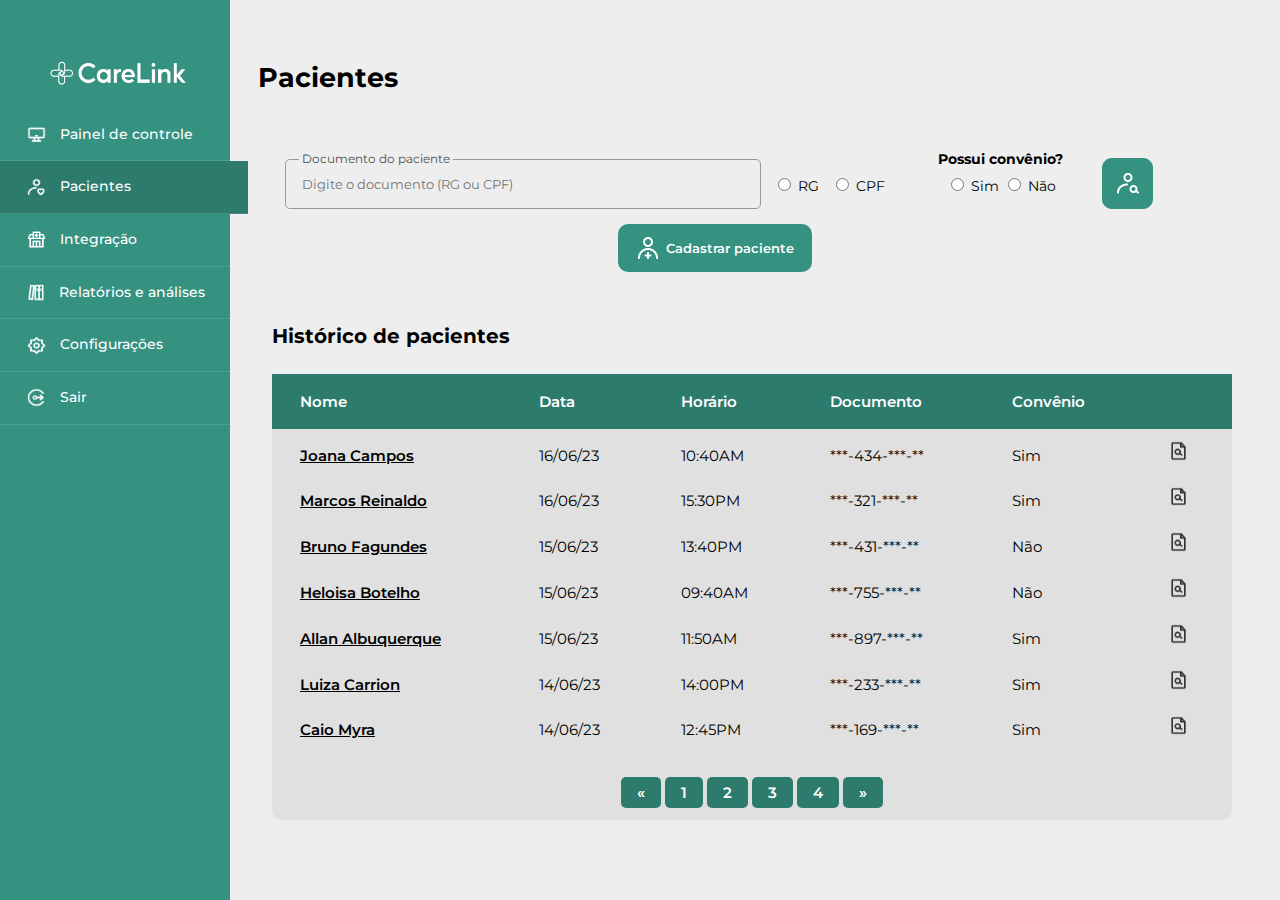
<file: pacientes.html>
<!DOCTYPE html>
<html lang=pt-BR>

<head>
    <meta charset=UTF-8>
    <meta http-equiv=X-UA-Compatible content="IE=edge">
    <meta name=viewport content="width=device-width, initial-scale=1.0">
    <meta name=description content="CareLink: Integração de dados em saúde">
    <title>CareLink: Pacientes</title>
    <link rel="icon" type="image/x-icon" href="./images/favicon.png">
    <link href=./css/reset.css rel=stylesheet>
    <link href=./css/menu.css rel=stylesheet>
    <link href=./css/visaogeral.css rel=stylesheet>
    <link href=./css/pacientes.css rel=stylesheet>
</head>

<body>

    <div vw class="enabled">
        <div vw-access-button class="active"></div>
        <div vw-plugin-wrapper>
          <div class="vw-plugin-top-wrapper"></div>
        </div>
      </div>
      <script src="https://vlibras.gov.br/app/vlibras-plugin.js"></script>
      <script>
        new window.VLibras.Widget('https://vlibras.gov.br/app');
      </script>

    <div class="container-principal">

        <div class="navbar">
            <div class="container nav-container">
                <input class="checkbox__burg" type="checkbox"  id="menuCheckbox"/>
                <div class="hamburger-lines">
                  <span class="line line1"></span>
                  <span class="line line2"></span>
                  <span class="line line3"></span>
                </div>  
              <div class="logo">
                <h1><img src="./images/logo.png" class="logo__menu"></h1>
              </div>
              <div class="menu-items">

                <li><img src="./images/computer.png" class="item-icon"><a href="./visaogeral.html">Painel de controle</a></li>
                <li><img src="./images/personal-collection.png" class="item-icon"><a href="./pacientes.html">Pacientes</a></li>
                <li><img src="./images/hospital-two.png" class="item-icon"><a href="./integracao.html">Integração</a></li>
                <li><img src="./images/document-folder.png" class="item-icon"><a href="./relatorios.html">Relatórios e análises</a></li>
                <li><img src="./images/config.png" class="item-icon"><a href="./config.html">Configurações</a></li>
                <li><img src="./images/outbound.png" class="item-icon"><a href="./index.html">Sair</a></li>
              </div>
            </div>
          </div>

        </div>
        <nav class="sideBar-lateral">  
            <ul class="">
                <img src="./images/logo.png" alt="Logo escrita CareLink" id="imagem_logo">
                <li class="menu-item">
                    <a href="./visaogeral.html" class="item-active">
                        <img src="./images/computer.png" class="item-icon">
                        <label class="item-descricao">Painel de controle</label>   
                    </a>
                </li>
                <li class="menu-item" id="class-active">
                    <a href="./pacientes.html" class="item-active">
                        <img src="./images/personal-collection.png" class="item-icon">
                        <label class="item-descricao">Pacientes</label>     
                    </a>
                </li>
                <li class="menu-item">
                    <a href="./integracao.html" class="item-active">
                        <img src="./images/hospital-two.png" class="item-icon">
                        <label class="item-descricao">Integração</label>        
                    </a>
                </li>
                <li class="menu-item">
                    <a href="./relatorios.html" class="item-active">
                        <img src="./images/document-folder.png" class="item-icon">
                        <label class="item-descricao">Relatórios e análises</label>                                                    
                    </a>
                </li>
                <li class="menu-item">
                    <a href="./config.html" class="item-active">
                        <img src="./images/config.png" class="item-icon">
                        <label class="item-descricao">Configurações</label>                                                    
                    </a>
                </li>
                <li class="menu-item">
                    <a href="./index.html" class="item-active">
                        <img src="./images/outbound.png" class="item-icon">
                        <label class="item-descricao">Sair</label>                                                    
                    </a>
                </li>
            </ul>
        </nav>

        <div class="pacientes">
            <h1 class="titulozao">Pacientes</h1>

            <div class="flexbox-pacientes">
            <section class="flex-esquerda">
            <div class="coolinput">
                <label for="input" class="text" id="label_file">Documento do paciente</label>
                <input type="email" placeholder="Digite o documento (RG ou CPF)" name="input" class="input">
                </div>
                <div class="check_container">
                    <input id="checkbox" type="radio" name="radio">
                    <label class="checkbox" for="checkbox">RG</label>
                  </div>

                  <div class="check_container">
                    <input id="checkbox" type="radio" name="radio">
                    <label class="checkbox" for="checkbox">CPF</label>
                  </div>

                  <div class="quebra-flex">
            <p class="titulozinho"> Possui convênio?</p>
            <div class="check_container">
                <input id="checkbox" type="radio" name="radio2">
                <label class="checkbox" for="checkbox">Sim</label>
                <input id="checkbox" type="radio" name="radio2">
                <label class="checkbox" for="checkbox">Não</label>
              </div></div>

              <div class="quebra-mobile">
              <img src="./images/icon busca paciente.png" class="icon-busca"> </section>

              <section class="flex-direita">
<button class="botao"><img src="./images/add-user.png" class="icon-button" style="margin-right: 6px;">Cadastrar paciente</button>
</section></div>
            </div>


            <h1 class="subtitulo">Histórico de pacientes</h1>

            <div class="table-container">
            <table class="blueTable">
                <thead>
                <tr>
                <th>Nome</th>
                <th>Data</th>
                <th class="hide-on-mobile-hour">Horário</th>
                <th class="hide-on-mobile">Documento</th>
                <th class="hide-on-mobile">Convênio</th>
                <th>&nbsp;</th>
                </tr>
                </thead>
                <tbody class="tbody">
                <tr>
                    <td class="td-bold-class"><a href="./perfilpaciente.html">Joana Campos</a></td>
                    <td>16/06/23</td><td class="hide-on-mobile-hour">10:40AM</td><td class="hide-on-mobile">***-434-***-**</td><td class="hide-on-mobile">Sim</td><td> <a href="./perfilpaciente.html" class="item-active"><img src="./images/file-search-two.png" class="icon-paciente"></a> </td></tr>
                <tr>
                <td class="td-bold-class">Marcos Reinaldo</td><td>16/06/23</td><td class="hide-on-mobile-hour">15:30PM</td><td class="hide-on-mobile">***-321-***-**</td><td class="hide-on-mobile">Sim</td><td><img src="./images/file-search-two.png" class="icon-paciente"></td></tr>
                <tr>
                <td class="td-bold-class">Bruno Fagundes</td><td>15/06/23</td><td class="hide-on-mobile-hour">13:40PM</td><td class="hide-on-mobile">***-431-***-**</td><td class="hide-on-mobile">Não</td><td><img src="./images/file-search-two.png" class="icon-paciente"></td></tr>
                <tr>
                <td class="td-bold-class">Heloisa Botelho</td><td>15/06/23</td><td class="hide-on-mobile-hour">09:40AM</td><td class="hide-on-mobile">***-755-***-**</td><td class="hide-on-mobile">Não</td><td><img src="./images/file-search-two.png" class="icon-paciente"></td></tr>
                <tr>
                <td class="td-bold-class">Allan Albuquerque</td><td>15/06/23</td><td class="hide-on-mobile-hour">11:50AM</td><td class="hide-on-mobile">***-897-***-**</td><td class="hide-on-mobile">Sim</td><td><img src="./images/file-search-two.png" class="icon-paciente"></td></tr>
                <tr>
                <td class="td-bold-class">Luiza Carrion</td><td>14/06/23</td><td class="hide-on-mobile-hour">14:00PM</td><td class="hide-on-mobile">***-233-***-**</td><td class="hide-on-mobile">Sim</td><td><img src="./images/file-search-two.png" class="icon-paciente"></td></tr>
                <tr>
                <td class="td-bold-class">Caio Myra</td><td>14/06/23</td><td class="hide-on-mobile-hour">12:45PM</td><td class="hide-on-mobile">***-169-***-**</td><td class="hide-on-mobile">Sim</td><td><img src="./images/file-search-two.png" class="icon-paciente"></td></tr>
                </tbody>
                </tr>
                <tfoot>
                    <tr>
                    <td colspan="6">
                    <div class="links"><a href="#">&laquo;</a> <a class="active" href="#">1</a> <a href="#">2</a> <a href="#">3</a> <a href="#">4</a> <a href="#">&raquo;</a></div>
                    </td>
                    </tr>
                    </tfoot>
                </table>
            </div>
            </div>
  <script src="newFile.js"> </script>
  <script src="menutoggle.js"> </script>
  <script src="js/pacientes.js"></script>
</body>
</html>
</file>
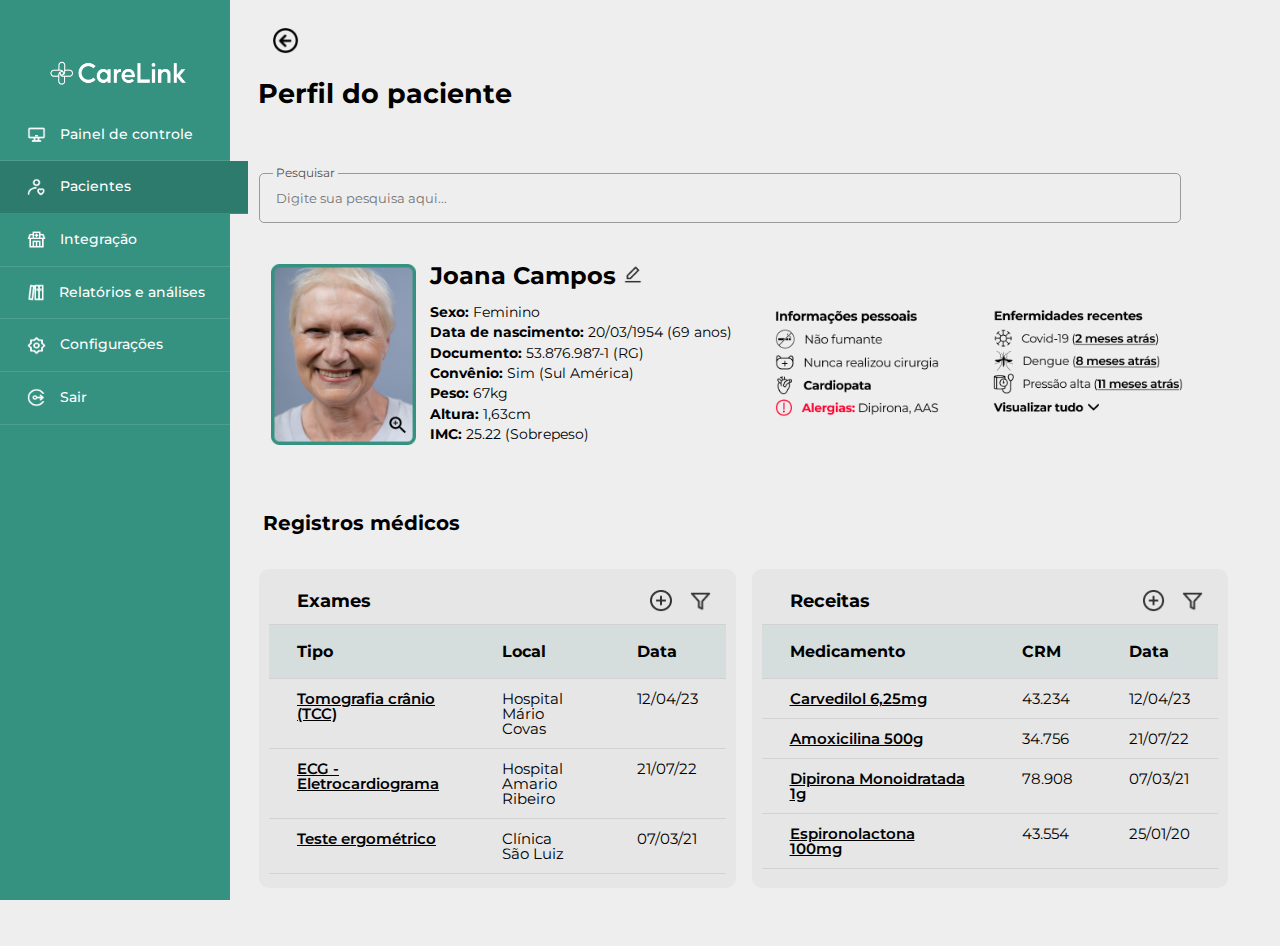
<file: perfilpaciente.html>
<!DOCTYPE html>
<html lang="pt-BR">
  <head>
    <meta charset="UTF-8" />
    <meta http-equiv="X-UA-Compatible" content="IE=edge" />
    <meta name="viewport" content="width=device-width, initial-scale=1.0" />
    <meta name="description" content="CareLink: Integração de dados em saúde" />
    <title>CareLink: Perfil paciente</title>
    <link rel="icon" type="image/x-icon" href="./images/favicon.png" />
    <link href=./css/reset.css rel=stylesheet> <link href=./css/menu.css
    rel=stylesheet> <link href=./css/visaogeral.css rel=stylesheet> <link
    href=./css/pacientes.css rel=stylesheet> <link href=./css/perfilpaciente.css
    rel=stylesheet>
  </head>

  <body> 

    <div vw class="enabled">
      <div vw-access-button class="active"></div>
      <div vw-plugin-wrapper>
        <div class="vw-plugin-top-wrapper"></div>
      </div>
    </div>
    <script src="https://vlibras.gov.br/app/vlibras-plugin.js"></script>
    <script>
      new window.VLibras.Widget('https://vlibras.gov.br/app');
    </script>

    <div class="container-principal">

      <div class="navbar">
          <div class="container nav-container">
              <input class="checkbox__burg" type="checkbox" name="" id="menuCheckbox"/>
              <div class="hamburger-lines">
                <span class="line line1"></span>
                <span class="line line2"></span>
                <span class="line line3"></span>
              </div>  
            <div class="logo">
              <h1><img src="./images/logo.png" class="logo__menu"></h1>
            </div>
            <div class="menu-items">

              <li><img src="./images/computer.png" class="item-icon"><a href="./visaogeral.html">Painel de controle</a></li>
              <li><img src="./images/personal-collection.png" class="item-icon"><a href="./pacientes.html">Pacientes</a></li>
              <li><img src="./images/hospital-two.png" class="item-icon"><a href="./integracao.html">Integração</a></li>
              <li><img src="./images/document-folder.png" class="item-icon"><a href="./relatorios.html">Relatórios e análises</a></li>
              <li><img src="./images/config.png" class="item-icon"><a href="./config.html">Configurações</a></li>
              <li><img src="./images/outbound.png" class="item-icon"><a href="./index.html">Sair</a></li>
            </div>
          </div>
        </div>

      </div>
      <nav class="sideBar-lateral">
        <ul class="">
          <img
            src="./images/logo.png"
            alt="Logo escrita CareLink"
            id="imagem_logo"
          />
          <li class="menu-item">
            <a href="./visaogeral.html" class="item-active">
              <img src="./images/computer.png" class="item-icon" />
              <label class="item-descricao">Painel de controle</label>
            </a>
          </li>
          <li class="menu-item" id="class-active">
            <a href="./pacientes.html" class="item-active">
              <img src="./images/personal-collection.png" class="item-icon" />
              <label class="item-descricao">Pacientes</label>
            </a>
          </li>
          <li class="menu-item">
            <a href="./integracao.html" class="item-active">
              <img src="./images/hospital-two.png" class="item-icon" />
              <label class="item-descricao">Integração</label>
            </a>
          </li>
          <li class="menu-item">
            <a href="./relatorios.html" class="item-active">
              <img src="./images/document-folder.png" class="item-icon" />
              <label class="item-descricao">Relatórios e análises</label>
            </a>
          </li>
          <li class="menu-item">
            <a href="./config.html" class="item-active">
              <img src="./images/config.png" class="item-icon" />
              <label class="item-descricao">Configurações</label>
            </a>
          </li>
          <li class="menu-item">
            <a href="./index.html" class="item-active">
              <img src="./images/outbound.png" class="item-icon" />
              <label class="item-descricao">Sair</label>
            </a>
          </li>
        </ul>
      </nav>
    </div>

    <div class="cabecalho">
      <a href="javascript:history.back()" class="item-active"
        ><img src="./images/back.png" class="item-icon-back"
      /></a>
    </div>


<!--- POP UPS --->

<div id="overlay"></div>
<div id="popup">
    <button id="close-btn"><img src="./images/close-one.png"></button>
    <h1 class="subtitulo-popup">Filtrar pesquisa</h1>

    <div class="caixas-input-popup">
    <div class="coolinput" id="input-popup">
      <label for="input" class="text">Tipo de exame</label>
      <input
        type="email"
        placeholder="Ex: Tomografia Computadorizada do Crânio"
        name="input"
        class="input"
      />
</div>

<div class="caixas-select">

<div class="coolinput">
  <label for="periodo" class="text">Período</label>
  <select name="periodo" id="periodo" class="input">
      <option value="sete">Últimos 7 dias</option>
      <option value="quatorze">Últimos 14 dias</option>
      <option value="mes">Último mês</option>
      <option value="mes">Últimos 5 meses</option>
      <option value="mes">Último ano</option>
      <option value="mes">Todos períodos</option>
  </select>
</div>
<div class="coolinput">
  <label for="periodo" class="text">Local</label>
  <select name="periodo" id="periodo" class="input">
      <option value="sete">Santo André - Hospital São Luiz</option>
      <option value="mes">Santo André - TECNOLAB</option>
      <option value="mes">Santo André - Hospital Cristóvão da Gama</option>
      <option value="quatorze">São Paulo - Hospital Sírio Libânes</option>
      <option value="mes">Santos - Clínica Bem-Estar</option>
      <option value="mes">São Bernardo do Campo - Clínica Harmonia Saúde</option>
  </select>


  <div class="checkbox_filtros">
      <input id="checkbox" type="radio" name="radio2">
      <label class="checkbox" for="checkbox">Qualquer exame</label>
      <input id="checkbox" type="radio" name="radio2">
      <label class="checkbox" for="checkbox">Somente exame com alteração</label>
    </div>

      <button type=submit class=botao__form>
          <span><img src="./images/filter white.png">Filtrar</span>
      </button>
    </div>
      <div class="divisoria"></div>
  </div>
</div>

</div>

</div>



    </div>
</div>




    <div class="pacientes">
      <h1 class="titulozao">Perfil do paciente</h1>
      <div class="barra-pesquisa">
      <div class="coolinput">
        <label for="input" class="text">Pesquisar</label>
        <input
          type="email"
          placeholder="Digite sua pesquisa aqui..."
          name="input"
          class="input"
        />
      </div>
      </div>
    </div> 
    
      <div class="caixa-paciente">
        <div class="caixa-paciente-mobile">
        <img src="./images/fotopaciente.png" class="foto-paciente" />

        <div class="dados-paciente">
          <h1 class="nome-paciente">Joana Campos <img src="./images/edit.png" class="icon-paciente" /></h1>
          <ul>
            <li class="dados-lista"><strong>Sexo:</strong> Feminino</li>
            <li class="dados-lista"><strong>Data de nascimento:</strong> 20/03/1954 (69 anos)</li>
            <li class="dados-lista"><strong>Documento:</strong> 53.876.987-1 (RG)</li>
            <li class="dados-lista"><strong>Convênio:</strong> Sim (Sul América)</li>
            <li class="dados-lista"><strong>Peso:</strong> 67kg</li>
            <li class="dados-lista"><strong>Altura:</strong> 1,63cm</li>
            <li class="dados-lista"><strong>IMC:</strong> 25.22 (Sobrepeso)</li>
          </ul>
        </div>
        </div>

        <div class="caixa-informacoes">
        <img src="./images/Group 85.png" class="texto-imagem" />
        <img src="./images/Group 86.png" class="texto-imagem2" /></div>
      </div>
        </div>

        <div class="caixa-registros">
        <h1 class="subtitulo">Registros médicos</h1>

        <div class="caixas-scroll">
        <div class="caixa">
          <div class="subtitulo-icons">
          <h2 class="subtitulo-paciente">Exames</h2>
          <div class="icons-sub">


        <img src="./images/icon add.png" class="icon-subtitulo" /><button id="popup-btn"><img src="./images/icon filter.png" class="icon-subtitulo" /></button>
        </div></div>

          <div class="scroll-box">
            <table class="grayTable">
              <thead>
              <tr>
              <th class="titulo-table">Tipo</th>
              <th class="titulo-table">Local</th>
              <th class="titulo-table">Data</th>
              </tr>
              </thead>
              <tbody>
              <tr>
                <td class="td-bold-class"><span id="popup-btn-3" class="td-class-bold">Tomografia crânio (TCC)	</td></span>
              <td>Hospital Mário Covas</td>
              <td>12/04/23</td>
              </tr>
              <tr>
              <td class="td-bold-class">ECG - Eletrocardiograma</td>
              <td>Hospital Amario Ribeiro</td>
              <td>21/07/22</td>
              </tr>
              <tr>
              <td class="td-bold-class">Teste ergométrico</td>
              <td>Clínica São Luiz</td>
              <td>07/03/21</td>
              </tr>
              <tr>
              <td class="td-bold-class">Ressonância Magnética</td>
              <td>Clínica São Luiz</td>
              <td>25/01/20</td>
              </tr>
              <tr>
              <td class="td-bold-class">Mamografia digital</td>
              <td>Hospital Sírio Libanês</td>
              <td>12/12/18</td>
              </tr>
              <tr>
              <td class="td-bold-class">Colonoscopia</td>
              <td>Hospital Sírio Libanês</td>
              <td>12/12/18</td>
              </tr>
              <tr>
              <td class="td-bold-class">Hemograma completo</td>
              <td>Hospital Sírio Libanês</td>
              <td>28/10/18</td>
              </tr>
              </tbody>
              </table>
          </div>
      </div>

        <div class="caixa">
          <div class="subtitulo-icons">
          <h2 class="subtitulo-paciente">Receitas</h2>
          <div class="icons-sub">
          <img src="./images/icon add.png" class="icon-subtitulo" /><img src="./images/icon filter.png" class="icon-subtitulo" />
        </div></div>

          <div class="scroll-box">
            <table class="grayTable">
              <thead>
              <tr>
                <th class="titulo-table">Medicamento</th>
                <th class="titulo-table">CRM</th>
                <th class="titulo-table">Data</th>
              </tr>
              </thead>
              <tbody>
              <tr>
              <td class="td-bold-class"><span id="popup-btn-2" class="td-class-bold">Carvedilol 6,25mg</td></span>
              <td>43.234</td>
              <td>12/04/23</td>
              </tr>
              <tr>
              <td class="td-bold-class">Amoxicilina 500g</td>
              <td>34.756</td>
              <td>21/07/22</td>
              </tr>
              <tr>
              <td class="td-bold-class">Dipirona Monoidratada 1g</td>
              <td>78.908</td>
              <td>07/03/21</td>
              </tr>
              <tr>
              <td class="td-bold-class">Espironolactona 100mg</td>
              <td>43.554</td>
              <td>25/01/20</td>
              </tr>
              <tr>
              <td class="td-bold-class">Nimesulida 100mg</td>
              <td>43.234</td>
              <td>12/12/18</td>
              </tr>
              <tr>
              <td class="td-bold-class">Cloridrato de Sotalol 120mg</td>
              <td>78.908</td>
              <td>12/12/18</td>
              </tr>
              <tr>
              <td class="td-bold-class">Valsartana 320mg</td>
              <td>45.777</td>
              <td>24/12/17</td>
              </tr>
              </tbody>
              </table>
          </div>
      </div>
      </section>
    </div>


    <div id="overlay"></div>
    <div id="popup_2">
        <button id="close-btn-2"><img src="./images/close-one.png"></button>
        <h1 class="subtitulo-popup">Carvedilol 6,25mg</h1>

        <div class="caixa__receitas">
          
          <div class="Foto-remedio"><img src="./images/carvedilol.png" class="remedio_img"></div>
          
          <div class="Tabela">
          <table class="customTable">
            <thead>
              <tr>
                <th class="titulo-table">Histórico</th>
                <th class="titulo-table">&nbsp</th>
                <th class="titulo-table">&nbsp</th>
              </tr>
            </thead>
            <tbody>
              <tr>
                <td class="subtitulo-table">Data</td>
                <td class="subtitulo-table">CRM</td>
                <td class="subtitulo-table">Receita</td>
              </tr>
              <tr>
                <td>12/04/2023</td>
                <td>43.234</td>
                <td class="link-table">Visualizar</td>
              </tr>
              <tr>
                <td>15/01/2019</td>
                <td>43.234</td>
                <td class="link-table">Visualizar</td>
              </tr>
              <tr>
                <td>22/05/2017</td>
                <td>63.944</td>
                <td class="link-table">Visualizar</td>
              </tr>
            </tbody>
          </table></div>

          <div class="Acessar-bula">
<img src="./images/acessar bula.png" class="acessar-bula-img">

          </div>
          <div class="descrição-medicamento">
            <div class="container-descrição">
              É um medicamento usado para tratar insuficiência cardíaca congestiva (insuficiência do coração), angina do peito (dor no peito de origem cardíaca) e hipertensão arterial (pressão alta).
            </div>
          </div>

        </div>
          </div>
          </div>


          <div id="overlay"></div>
          <div id="popup_3">
              <button id="close-btn-3"><img src="./images/close-one.png"></button>
              <h1 class="subtitulo-popup">Tomografia Crânio (TCC)</h1>
              <table class="customTable">
                <thead>
                  <tr class="tr-table">
                    <th class="subtitulo-table">Local</th>
                    <th class="subtitulo-table">Data</th>
                    <th class="subtitulo-table">Laudo</th>
                    <th class="subtitulo-table">Imagens</th>
                  </tr>
                </thead>
                <tbody>
                  <tr>
                    <td>Hospital Mário Covas</td>
                    <td>12/04/23</td>
                    <td class="centralizando-imagem"><img src="./images/medical-files.png" class="image-exame"></td>
                    <td class="centralizando-imagem"><img src="./images/image-files.png" class="image-exame"></td>
                  </tr>
                </tbody>

              
                <thead>
                  <tr>
                    <th class="subtitulo-table" id="espacamento-table">Histórico</th>
                    <th class="subtitulo-table">&nbsp</th>
                    <th class="subtitulo-table">&nbsp</th>
                    <th class="subtitulo-table">&nbsp</th>
                  </tr>
                </thead>
                <tbody>
                  <tr>
                    <td>Clínica São Luiz</td>
                    <td>21/07/22</td>
                    <td class="centralizando-imagem"><img src="./images/medical-files.png" class="image-exame"></td>
                    <td class="centralizando-imagem"><img src="./images/image-files.png" class="image-exame"></td>
                  </tr>

                  <tr>
                    <td>Hospital Sírio Libanês</td>
                    <td>15/02/21</td>
                    <td class="centralizando-imagem"><img src="./images/medical-files.png" class="image-exame"></td>
                    <td class="centralizando-imagem"><img src="./images/image-files.png" class="image-exame"></td>
                  </tr>

                  <tr>
                    <td>Clínica Saúde</td>
                    <td>01/03/20</td>
                    <td class="centralizando-imagem"><img src="./images/medical-files.png" class="image-exame"></td>
                    <td class="centralizando-imagem"><img src="./images/image-files.png" class="image-exame"></td>
                  </tr>
                </tbody>
              </table>

              </div>
            </div>


<script src="popups.js"></script>
<script src="menutoggle.js"> </script>
  </body>
</html>
</file>
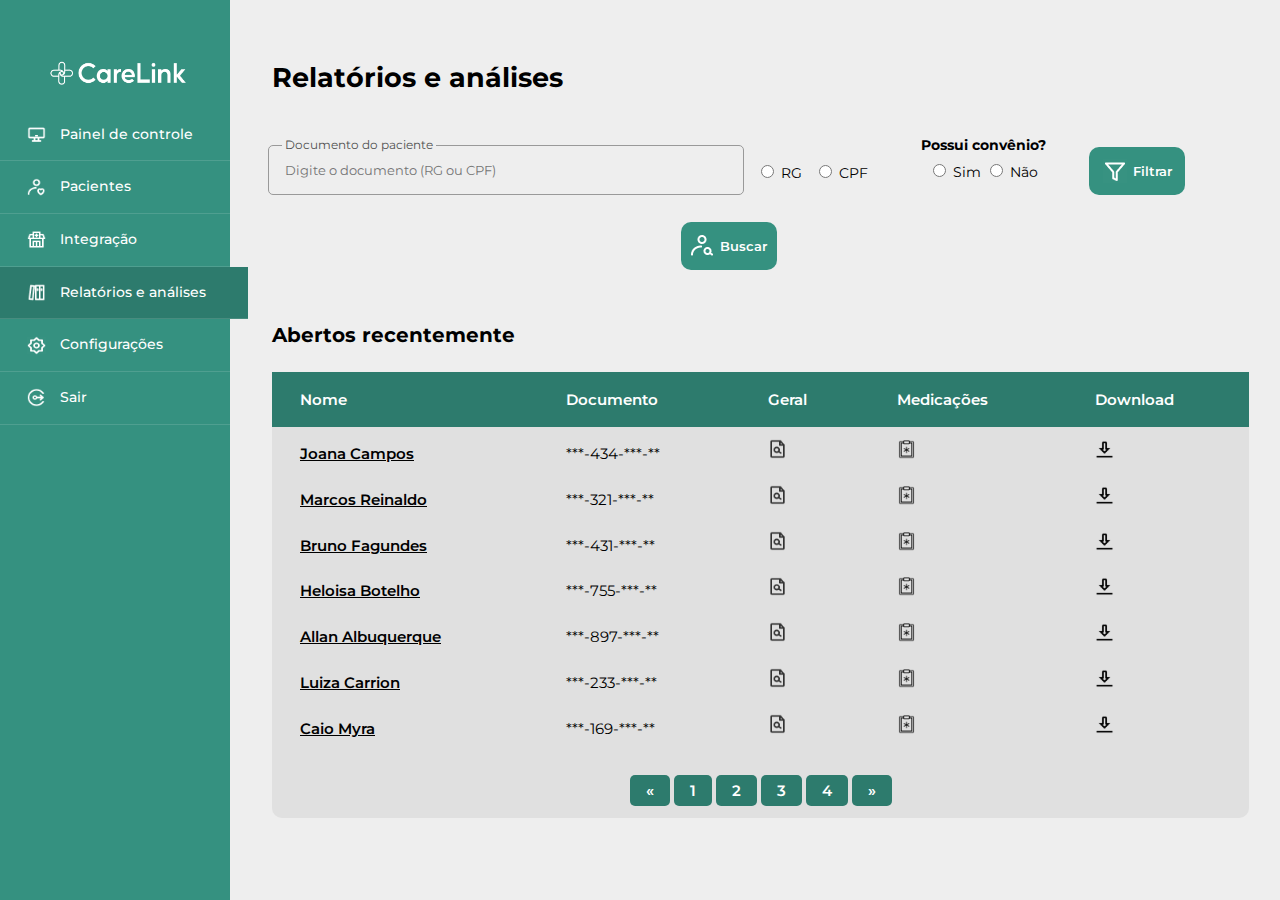
<file: relatorios.html>
<!DOCTYPE html>
<html lang=pt-BR>

<head>
    <meta charset=UTF-8>
    <meta http-equiv=X-UA-Compatible content="IE=edge">
    <meta name=viewport content="width=device-width, initial-scale=1.0">
    <meta name=description content="CareLink: Integração de dados em saúde">
    <title>CareLink: Relatórios</title>
    <link rel="icon" type="image/x-icon" href="./images/favicon.png">
    <link href=./css/reset.css rel=stylesheet>
    <link href=./css/menu.css rel=stylesheet>
    <link href=./css/visaogeral.css rel=stylesheet>
    <link href=./css/pacientes.css rel=stylesheet>
    <link href=./css/relatorios.css rel=stylesheet>
</head>

<body>

    <div vw class="enabled">
        <div vw-access-button class="active"></div>
        <div vw-plugin-wrapper>
          <div class="vw-plugin-top-wrapper"></div>
        </div>
      </div>
      <script src="https://vlibras.gov.br/app/vlibras-plugin.js"></script>
      <script>
        new window.VLibras.Widget('https://vlibras.gov.br/app');
      </script>

    <div class="container-principal">

        <div class="navbar">
            <div class="container nav-container">
                <input class="checkbox__burg" type="checkbox"  />
                <div class="hamburger-lines">
                  <span class="line line1"></span>
                  <span class="line line2"></span>
                  <span class="line line3"></span>
                </div>  
              <div class="logo">
                <h1><img src="./images/logo.png" class="logo__menu"></h1>
              </div>
              <div class="menu-items">

                <li><img src="./images/computer.png" class="item-icon"><a href="./visaogeral.html">Painel de controle</a></li>
                <li><img src="./images/personal-collection.png" class="item-icon"><a href="./pacientes.html">Pacientes</a></li>
                <li><img src="./images/hospital-two.png" class="item-icon"><a href="./integracao.html">Integração</a></li>
                <li><img src="./images/document-folder.png" class="item-icon"><a href="./relatorios.html">Relatórios e análises</a></li>
                <li><img src="./images/config.png" class="item-icon"><a href="./config.html">Configurações</a></li>
                <li><img src="./images/outbound.png" class="item-icon"><a href="./index.html">Sair</a></li>
              </div>
            </div>
          </div>

        </div>
        <nav class="sideBar-lateral">  
            <ul class="">
                <img src="./images/logo.png" alt="Logo escrita CareLink" id="imagem_logo">
                <li class="menu-item">
                    <a href="./visaogeral.html" class="item-active">
                        <img src="./images/computer.png" class="item-icon">
                        <label class="item-descricao">Painel de controle</label>   
                    </a>
                </li>
                <li class="menu-item">
                    <a href="./pacientes.html" class="item-active">
                        <img src="./images/personal-collection.png" class="item-icon">
                        <label class="item-descricao">Pacientes</label>     
                    </a>
                </li>
                <li class="menu-item">
                    <a href="./integracao.html" class="item-active">
                        <img src="./images/hospital-two.png" class="item-icon">
                        <label class="item-descricao">Integração</label>        
                    </a>
                </li>
                <li class="menu-item" id="class-active">
                    <a href="./relatorios.html" class="item-active">
                        <img src="./images/document-folder.png" class="item-icon">
                        <label class="item-descricao">Relatórios e análises</label>                                                    
                    </a>
                </li>
                <li class="menu-item">
                    <a href="./config.html" class="item-active">
                        <img src="./images/config.png" class="item-icon">
                        <label class="item-descricao">Configurações</label>                                                    
                    </a>
                </li>
                <li class="menu-item">
                    <a href="./index.html" class="item-active">
                        <img src="./images/outbound.png" class="item-icon">
                        <label class="item-descricao">Sair</label>                                                    
                    </a>
                </li>
            </ul>
        </nav>


        <div id="overlay"></div>
<div id="popup">
    <button id="close-btn"><img src="./images/close-one.png"></button>
    <h1 class="subtitulo-popup">Filtrar pesquisa</h1>
    <div class="coolinput" id="caixa__mobile">
      <label for="input" class="text">Especialidade</label>
      <input
        type="text"
        placeholder="Ex: Cardiologia"
        name="input"
        class="input"
      />
</div>

    <div class="coolinput"  id="caixa__mobile">
      <label for="input" class="text">Tipo de exame</label>
      <input
        type="text"
        placeholder="Ex: Tomografia computadorizada"
        name="input"
        class="input"
      />
</div>

<div class="coolinput"  id="caixa__mobile">
    <label for="input" class="text">Hospital/Clínica/Laboratório</label>
    <input
      type="text"
      placeholder="Ex: Laboratório Albert Einstein"
      name="input"
      class="input"
    />
</div>

  <div class="checkbox_filtros">
      <input id="checkbox" type="radio" name="radio2">
      <label class="checkbox" for="checkbox">Relatório completo</label>
      <input id="checkbox" type="radio" name="radio2">
      <label class="checkbox" for="checkbox">Somente com alterações</label>
    </div>

      <button type=submit class=botao__form>
          <span><img src="./images/filter white.png">Filtrar</span>
      </button>
      <div class="divisoria"></div>
  </div>
</div>

</div>

</div>
</div>
</div>

    


        <div class="pacientes">
            <h1 class="titulozao">Relatórios e análises</h1>

            <div class="flexbox-pacientes">
            <section class="flex-esquerda">
            <div class="coolinput">
                <label for="input" class="text" id="label_file">Documento do paciente</label>
                <input type="email" placeholder="Digite o documento (RG ou CPF)" name="input" class="input">
                </div>
                <div class="check_container">
                    <input id="checkbox" type="radio" name="radio">
                    <label class="checkbox" for="checkbox">RG</label>
                  </div>

                  <div class="check_container">
                    <input id="checkbox" type="radio" name="radio">
                    <label class="checkbox" for="checkbox">CPF</label>
                  </div>

                  <div class="quebra-flex">
            <p class="titulozinho"> Possui convênio?</p>
            <div class="check_container">
                <input id="checkbox" type="radio" name="radio2">
                <label class="checkbox" for="checkbox">Sim</label>
                <input id="checkbox" type="radio" name="radio2">
                <label class="checkbox" for="checkbox">Não</label>
              </div></div>
              <button class="botao" id="popup-btn"><img src="./images/filter white.png" class="icon-button" style="margin-right: 6px;" >Filtrar</button>
              <button class="botao"><img src="./images/people-search-one.png" style="margin-right: 6px;">Buscar </button>

            
            </div>

<div class="abertos-recentemente">
            <h1 class="subtitulo">Abertos recentemente</h1>

            <table class="blueTable">
                <thead>
                <tr>
                <th>Nome</th>
                <th class="hide-on-mobile">Documento</th>
                <th>Geral</th>
                <th class="hide-on-mobile">Medicações</th>
                <th>Download</th>
                </tr>
                </thead>
                <tbody>
                <tr>
                    <td class="td-bold-class"><a href="./perfilpaciente.html">Joana Campos</a></td>
                    <td class="hide-on-mobile">***-434-***-**</td><td><img src="./images/file-search-two.png" class="icon-paciente" id="openPdfPopup"></td><td class="hide-on-mobile"><img src="./images/Treatment List.png" class="icon-paciente" id="openPdfPopup_2"></td><td><img src="./images/Download.png" class="icon-paciente"></td></tr>
                <tr>
                <td class="td-bold-class">Marcos Reinaldo</td><td class="hide-on-mobile">***-321-***-**</td><td><img src="./images/file-search-two.png" class="icon-paciente"></td><td class="hide-on-mobile"><img src="./images/Treatment List.png" class="icon-paciente"></td><td><img src="./images/Download.png" class="icon-paciente"></td></tr>
                <tr>
                <td class="td-bold-class">Bruno Fagundes</td><td class="hide-on-mobile">***-431-***-**</td><td><img src="./images/file-search-two.png" class="icon-paciente"></td><td class="hide-on-mobile"><img src="./images/Treatment List.png" class="icon-paciente"></td><td><img src="./images/Download.png" class="icon-paciente"></td></tr>
                <tr>
                <td class="td-bold-class">Heloisa Botelho</td><td class="hide-on-mobile">***-755-***-**</td><td><img src="./images/file-search-two.png" class="icon-paciente"></td><td class="hide-on-mobile"><img src="./images/Treatment List.png" class="icon-paciente"></td><td><img src="./images/Download.png" class="icon-paciente"></td></tr>
                <tr>
                <td class="td-bold-class">Allan Albuquerque</td><td class="hide-on-mobile">***-897-***-**</td><td><img src="./images/file-search-two.png" class="icon-paciente"></td><td class="hide-on-mobile"><img src="./images/Treatment List.png" class="icon-paciente"></td><td><img src="./images/Download.png" class="icon-paciente"></td></tr>
                <tr>
                <td class="td-bold-class">Luiza Carrion</td><td class="hide-on-mobile">***-233-***-**</td><td><img src="./images/file-search-two.png" class="icon-paciente"></td><td class="hide-on-mobile"><img src="./images/Treatment List.png" class="icon-paciente"></td><td><img src="./images/Download.png" class="icon-paciente"></td></tr>
                <tr>
                <td class="td-bold-class">Caio Myra</td><td class="hide-on-mobile">***-169-***-**</td><td><img src="./images/file-search-two.png" class="icon-paciente"></td><td class="hide-on-mobile"><img src="./images/Treatment List.png" class="icon-paciente"></td><td><img src="./images/Download.png" class="icon-paciente"></td></tr>
                </tbody>
                </tr>
                <tfoot>
                    <tr>
                    <td colspan="6">
                    <div class="links"><a href="#">&laquo;</a> <a class="active" href="#">1</a> <a href="#">2</a> <a href="#">3</a> <a href="#">4</a> <a href="#">&raquo;</a></div>
                    </td>
                    </tr>
                    </tfoot>
                </table>
            </div>
            </div>


            <div id="pdfPopup" class="popup__pdf">
                <div class="popup-content" id="popup-contents">
                    <button id="close-btn-pdf"><img src="./images/close-one.png"></button><br>
                    <iframe id="pdfFrame" width="100%" height="100%"></iframe>
                </div>
            </div>

            <div id="pdfPopup_2" class="popup__pdf">
                <div class="popup-content" id="popup-contents">
                    <button id="close-btn-pdf_2"><img src="./images/close-one.png"></button><br>
                    <iframe id="pdfFrame_2" width="100%" height="100%"></iframe>
                </div>
            </div>

            <script src="popups.js"></script>
  <script src="newFile.js"> </script>
  <script src="pdfpop.js"> </script>
</body>
</html>
</file>
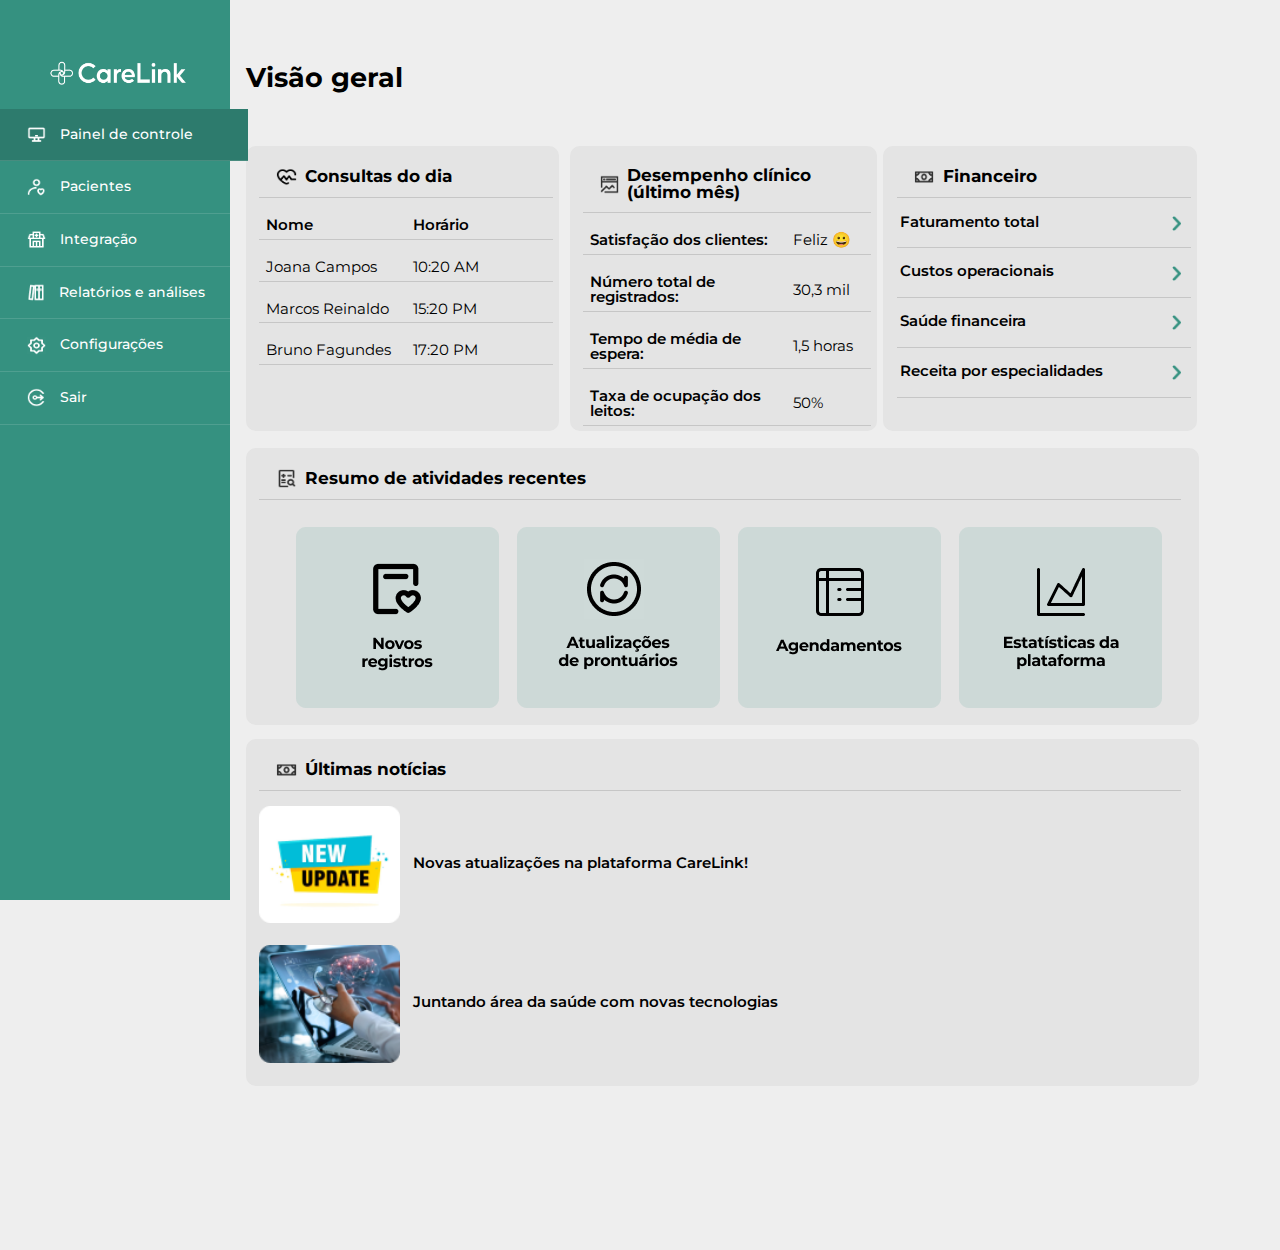
<file: visaogeral.html>
<!DOCTYPE html>
<html lang=pt-BR>

<head>
    <meta charset=UTF-8>
    <meta http-equiv=X-UA-Compatible content="IE=edge">
    <meta name=viewport content="width=device-width, initial-scale=1.0">
    <meta name=description content="CareLink: Integração de dados em saúde">
    <title>CareLink: Visão Geral</title>
    <link rel="icon" type="image/x-icon" href="./images/favicon.png">
    <link href=./css/reset.css rel=stylesheet>
    <link href=./css/menu.css rel=stylesheet>
    <link href=./css/visaogeral.css rel=stylesheet>
</head>

<body>

    <div vw class="enabled">
        <div vw-access-button class="active"></div>
        <div vw-plugin-wrapper>
          <div class="vw-plugin-top-wrapper"></div>
        </div>
      </div>
      <script src="https://vlibras.gov.br/app/vlibras-plugin.js"></script>
      <script>
        new window.VLibras.Widget('https://vlibras.gov.br/app');
      </script>

    <div class="container-principal">

        <div class="navbar">
            <div class="container nav-container">
                <input class="checkbox__burg" type="checkbox" name="" id="" />
                <div class="hamburger-lines">
                  <span class="line line1"></span>
                  <span class="line line2"></span>
                  <span class="line line3"></span>
                </div>  
              <div class="logo">
                <h1><img src="./images/logo.png" class="logo__menu"></h1>
              </div>
              <div class="menu-items">

                <li><img src="./images/computer.png" class="item-icon"><a href="./visaogeral.html">Painel de controle</a></li>
                <li><img src="./images/personal-collection.png" class="item-icon"><a href="./pacientes.html">Pacientes</a></li>
                <li><img src="./images/hospital-two.png" class="item-icon"><a href="./integracao.html">Integração</a></li>
                <li><img src="./images/document-folder.png" class="item-icon"><a href="./relatorios.html">Relatórios e análises</a></li>
                <li><img src="./images/config.png" class="item-icon"><a href="./config.html">Configurações</a></li>
                <li><img src="./images/outbound.png" class="item-icon"><a href="./index.html">Sair</a></li>
              </div>
            </div>
          </div>

        </div>
        <nav class="sideBar-lateral">  
            <ul class="">
                <img src="./images/logo.png" alt="Logo escrita CareLink" id="imagem_logo">
                <li class="menu-item" id="class-active">
                    <a href="./visaogeral.html" class="item-active">
                        <img src="./images/computer.png" class="item-icon">
                        <label class="item-descricao">Painel de controle</label>   
                    </a>
                </li>
                <li class="menu-item">
                    <a href="./pacientes.html" class="item-active">
                        <img src="./images/personal-collection.png" class="item-icon">
                        <label class="item-descricao">Pacientes</label>     
                    </a>
                </li>
                <li class="menu-item">
                    <a href="./integracao.html" class="item-active">
                        <img src="./images/hospital-two.png" class="item-icon">
                        <label class="item-descricao">Integração</label>        
                    </a>
                </li>
                <li class="menu-item">
                    <a href="./relatorios.html" class="item-active">
                        <img src="./images/document-folder.png" class="item-icon">
                        <label class="item-descricao">Relatórios e análises</label>                                                    
                    </a>
                </li>
                <li class="menu-item">
                    <a href="./config.html" class="item-active">
                        <img src="./images/config.png" class="item-icon">
                        <label class="item-descricao">Configurações</label>                                                    
                    </a>
                </li>
                <li class="menu-item">
                    <a href="./index.html" class="item-active">
                        <img src="./images/outbound.png" class="item-icon">
                        <label class="item-descricao">Sair</label>                                                    
                    </a>
                </li>
            </ul>
        </nav></div>


        <div class="visaogeral">

            <img src="./images/notificação.png" class="notificação-visao">
            <h1 class="titulozao">Visão geral</h1>
        <section class="layout">
            <div class="classes">
                <h1 class="titulo__h1"><img src="./images/heartbeat.png" class="item-icon-2"> Consultas do dia</h1>
                <div class="space-lista" id="divisorias">
                    <h2 class="titulos__visao__1">Nome</h2>
                    <h2 class="titulos__visao__1">Horário</h2>
                </div>

                <div class="space-lista" id="divisorias">
                    <h2 class="titulos__visao__2">Joana Campos</h2>
                    <h2 class="titulos__visao__2">10:20 AM</h2>
                </div>
                <div class="space-lista" id="divisorias">
                    <h2 class="titulos__visao__2">Marcos Reinaldo</h2>
                    <h2 class="titulos__visao__2">15:20 PM</h2>
                </div>
                <div class="space-lista" id="divisorias">
                    <h2 class="titulos__visao__2">Bruno Fagundes</h2>
                    <h2 class="titulos__visao__2">17:20 PM</h2>
                </div>
            </div>

            <section class="layout">
                <div class="classes">
                    <h1 class="titulo__h1"><img src="./images/analysis.png" class="item-icon-2"> Desempenho clínico (último mês)</h1>
                <div class="space-lista" id="divisorias">
                    <h2 class="titulos__visao__1">Satisfação dos clientes:</h2>
                    <h2 class="titulos__visao__2">Feliz 😀</h2>
                </div>
                <div class="space-lista" id="divisorias">
                    <h2 class="titulos__visao__1">Número total de registrados:</h2>
                    <h2 class="titulos__visao__2">30,3 mil</h2>
                </div>
                <div class="space-lista" id="divisorias">
                    <h2 class="titulos__visao__1">Tempo de média de espera:</h2>
                    <h2 class="titulos__visao__2">1,5 horas</h2>
                </div>
                <div class="space-lista" id="divisorias">
                    <h2 class="titulos__visao__1">Taxa de ocupação dos leitos:</h2>
                    <h2 class="titulos__visao__2">50%
                    </h2>
                </div>

                </div>

                <section class="layout">
                    <div class="classes">
                        <h1 class="titulo__h1"><img src="./images/paper-money-two.png" class="item-icon-2">Financeiro</h1>
                    <div class="space-lista" id="divisorias">
                        <h2 class="titulos__visao">Faturamento total</h2>
                        <img src="./images/arrow.png" class="arrow">
                    </div>

                    <div class="space-lista" id="divisorias">
                        <h2 class="titulos__visao">Custos operacionais</h2>
                        <img src="./images/arrow.png" class="arrow">
                    </div>

                    <div class="space-lista" id="divisorias">
                        <h2 class="titulos__visao">Saúde financeira</h2>
                        <img src="./images/arrow.png" class="arrow">
                    </div>

                    <div class="space-lista" id="divisorias">
                        <h2 class="titulos__visao">Receita por especialidades</h2>
                        <img src="./images/arrow.png" class="arrow">
                    </div>

                </div>

                </div>

                <div class="caixas__inferior">
                    <div class="classes__inferior">
                        <h1 class="titulo__h1"><img src="./images/file-search.png" class="item-icon-2"> Resumo de atividades recentes</h1>
                        <section class="layout__inferior">
                        <section class="space-lista-imagens">
                        <img src="./images/Group 79.png" class="imagens__caixas">
                        <img src="./images/Group 80.png" class="imagens__caixas">
                        <img src="./images/Group 81.png" class="imagens__caixas">
                        <img src="./images/Group 82.png" class="imagens__caixas">
                        </section>
                    </div>
                
                
                    <section class="layout__inferior__ultimo">
                        <div class="classes__inferior__ultimo">
                            <h1 class="titulo__h1"><img src="./images/paper-money-two.png" class="item-icon-2">Últimas notícias</h1>
                        <div class="space-lista" id="divisorias__noticias">
                            <img src="./images/update.png" class="fotos__noticias">
                            <h2 class="titulos__visao__not">Novas atualizações na plataforma CareLink!</h2>
                        
                        </div>
    
                        <div class="space-lista" id="divisorias__noticias">
                            <img src="./images/saude.png" class="fotos__noticias">
                            <h2 class="titulos__visao__not">Juntando área da saúde com novas tecnologias</h2>
                        </div>
    
                
                
                </div>
</section>


                <script src="./menutoggle.js"></script>
</body>
</html>
</file>
